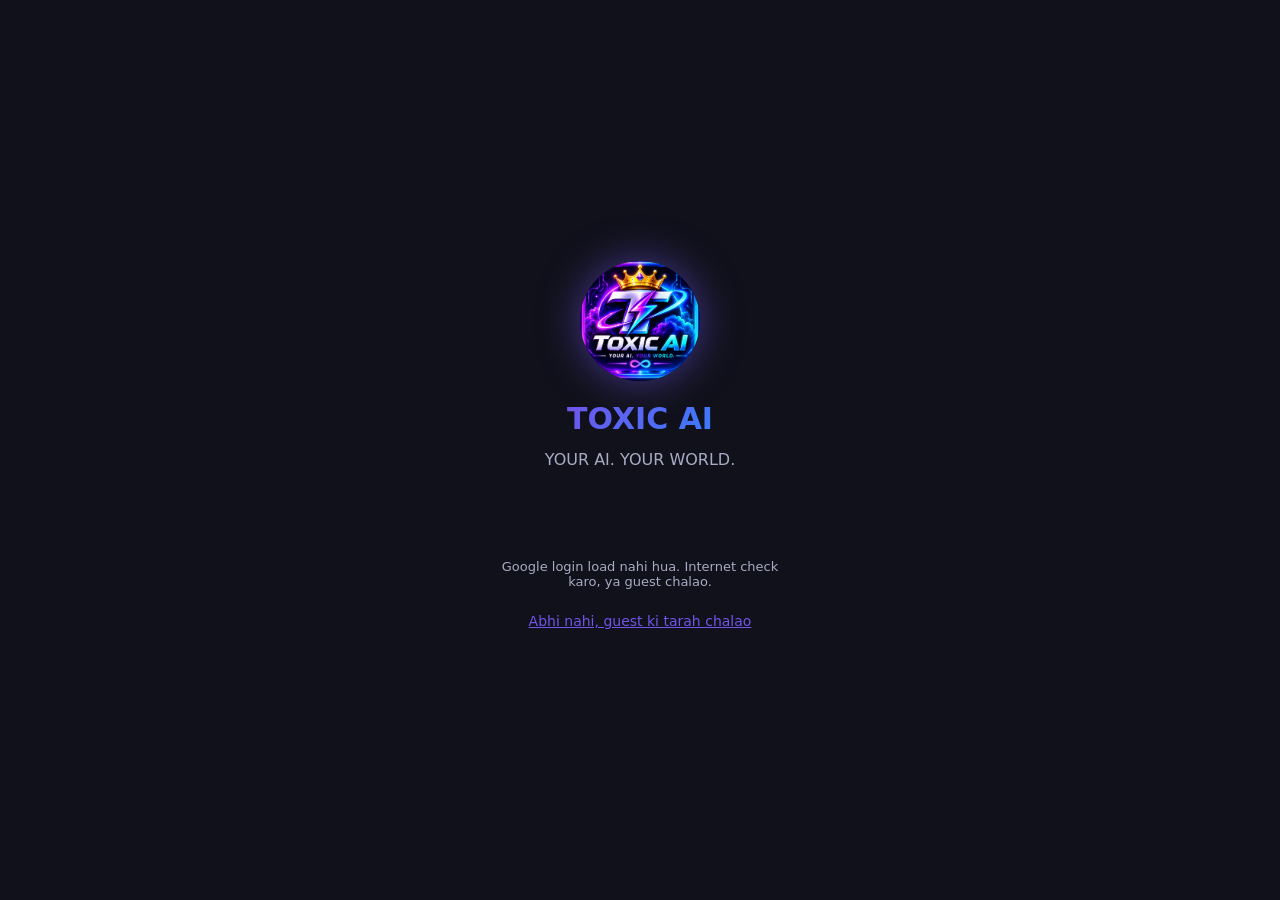
<file: index.html>
<!DOCTYPE html>
<html lang="hi">
<head>
  <meta charset="UTF-8">
  <meta name="viewport" content="width=device-width, initial-scale=1, viewport-fit=cover">
  <meta name="theme-color" content="#10111B">
  <meta name="description" content="One App. Multiple AI Brains. Everything AI in One Place.">
  <title>TOXIC AI</title>
  <link rel="manifest" href="manifest.webmanifest">
  <link rel="icon" href="icon.png" type="image/png">
  <link rel="apple-touch-icon" href="icon.png">
  <link rel="stylesheet" href="style.css">
  <meta name="google-adsense-account" content="ca-pub-3763822963918635">

  <style id="home-v2">
    #screen-home{background:
      radial-gradient(circle 1.6px at 12% 30%,#C7B8FF 70%,transparent 100%),
      radial-gradient(circle 1.4px at 82% 24%,#29D9E8 70%,transparent 100%),
      radial-gradient(circle 1.2px at 92% 48%,#C7B8FF 70%,transparent 100%),
      radial-gradient(circle 1.2px at 6% 64%,#29D9E8 70%,transparent 100%),
      radial-gradient(circle 1.2px at 70% 12%,#C7B8FF 70%,transparent 100%),
      url("data:image/svg+xml,%3Csvg xmlns=%22http://www.w3.org/2000/svg%22 viewBox=%220 0 400 230%22 preserveAspectRatio=%22none%22%3E%3Cdefs%3E%3ClinearGradient id=%22g%22 gradientUnits=%22userSpaceOnUse%22 x1=%220%22 y1=%220%22 x2=%220%22 y2=%22230%22%3E%3Cstop offset=%220%22 stop-color=%22%2329D9E8%22 stop-opacity=%220%22/%3E%3Cstop offset=%221%22 stop-color=%22%2329D9E8%22 stop-opacity=%220.45%22/%3E%3C/linearGradient%3E%3C/defs%3E%3Cg stroke=%22url(%23g)%22 stroke-width=%221%22%3E%3Cline x1=%22200%22 y1=%220%22 x2=%22-300%22 y2=%22230%22/%3E%3Cline x1=%22200%22 y1=%220%22 x2=%22-240%22 y2=%22230%22/%3E%3Cline x1=%22200%22 y1=%220%22 x2=%22-180%22 y2=%22230%22/%3E%3Cline x1=%22200%22 y1=%220%22 x2=%22-120%22 y2=%22230%22/%3E%3Cline x1=%22200%22 y1=%220%22 x2=%22-60%22 y2=%22230%22/%3E%3Cline x1=%22200%22 y1=%220%22 x2=%220%22 y2=%22230%22/%3E%3Cline x1=%22200%22 y1=%220%22 x2=%2260%22 y2=%22230%22/%3E%3Cline x1=%22200%22 y1=%220%22 x2=%22120%22 y2=%22230%22/%3E%3Cline x1=%22200%22 y1=%220%22 x2=%22180%22 y2=%22230%22/%3E%3Cline x1=%22200%22 y1=%220%22 x2=%22240%22 y2=%22230%22/%3E%3Cline x1=%22200%22 y1=%220%22 x2=%22300%22 y2=%22230%22/%3E%3Cline x1=%22200%22 y1=%220%22 x2=%22360%22 y2=%22230%22/%3E%3Cline x1=%22200%22 y1=%220%22 x2=%22420%22 y2=%22230%22/%3E%3Cline x1=%22200%22 y1=%220%22 x2=%22480%22 y2=%22230%22/%3E%3Cline x1=%22200%22 y1=%220%22 x2=%22540%22 y2=%22230%22/%3E%3Cline x1=%22200%22 y1=%220%22 x2=%22600%22 y2=%22230%22/%3E%3Cline x1=%22200%22 y1=%220%22 x2=%22660%22 y2=%22230%22/%3E%3Cline x1=%22-300%22 y1=%2214%22 x2=%22700%22 y2=%2214%22/%3E%3Cline x1=%22-300%22 y1=%2234%22 x2=%22700%22 y2=%2234%22/%3E%3Cline x1=%22-300%22 y1=%2262%22 x2=%22700%22 y2=%2262%22/%3E%3Cline x1=%22-300%22 y1=%22100%22 x2=%22700%22 y2=%22100%22/%3E%3Cline x1=%22-300%22 y1=%22150%22 x2=%22700%22 y2=%22150%22/%3E%3Cline x1=%22-300%22 y1=%22214%22 x2=%22700%22 y2=%22214%22/%3E%3C/g%3E%3C/svg%3E") center bottom/100% 230px no-repeat,
      radial-gradient(ellipse 80% 38% at 50% 0%,rgba(112,85,232,.5),transparent 72%),
      radial-gradient(ellipse 65% 32% at 100% 100%,rgba(57,123,255,.38),transparent 72%),
      radial-gradient(ellipse 38% 26% at 0% 52%,rgba(41,217,232,.16),transparent 72%),
      #07080F}
    #screen-home .topbar{background:transparent;border:0;box-shadow:none;display:flex;align-items:center;gap:12px}
    #screen-home .topbar h2{color:#F7F7FC;font-weight:500;margin:0}
    #screen-home .menu-btn{width:40px;height:40px;border-radius:50%;background:#151626;border:1px solid #2E3050;color:#F7F7FC}
    #screen-home .h-prem{display:flex;align-items:center;gap:6px;margin-left:auto;padding:8px 14px;border-radius:999px;background:#1A1405;border:1px solid #E8B923;color:#F6C945;font:inherit;font-size:14px;font-weight:500;box-shadow:0 0 14px rgba(232,185,35,.28);cursor:pointer}
    #screen-home .hero{display:flex;flex-direction:column;align-items:center;text-align:center;padding:4px 0 0}
    #screen-home .h-logo{width:96px;height:96px;padding:3px;border-radius:50%;background:linear-gradient(135deg,#7055E8,#397BFF,#29D9E8);box-shadow:0 0 28px rgba(112,85,232,.6)}
    #screen-home .h-logo img{display:block;width:100%;height:100%;margin:0;border:0;border-radius:50%;box-shadow:none;object-fit:cover;background:#10111B}
    #screen-home .hero h1{margin:14px 0 0;font-size:30px;font-weight:500;color:#fff;background:none;-webkit-text-fill-color:#fff;text-shadow:0 0 24px rgba(112,85,232,.85)}
    #screen-home .h-line{width:130px;height:3px;border-radius:2px;margin:8px auto 10px;background:linear-gradient(90deg,#7055E8,#29D9E8);box-shadow:0 0 12px rgba(112,85,232,.8)}
    #screen-home .hero p{margin:0;color:#C7B8FF;font-size:15px}
    #screen-home .h-info{margin:18px 0 0;padding:16px;background:rgba(13,14,26,.8);border:1px solid #2E3050;border-radius:18px;text-align:left}
    #screen-home .h-k{font-size:12px;letter-spacing:1.5px;font-weight:500;color:#29D9E8}
    #screen-home .h-t{font-size:20px;font-weight:500;color:#F7F7FC;margin:4px 0 12px}
    #screen-home .h-stats{display:flex}
    #screen-home .h-stats>div{flex:1;text-align:center;border-left:1px solid #2E3050}
    #screen-home .h-stats>div:first-child{border-left:0}
    #screen-home .h-stats b{display:block;font-size:34px;font-weight:500;line-height:1.1}
    #screen-home .h-stats span{display:block;font-size:13px;color:#C7B8FF}
    #screen-home .h-info p{margin:12px 0 0;font-size:14px;line-height:1.5;color:#C7B8FF}
    #screen-home .composer{background:transparent;border:0;box-shadow:none}
    #screen-home .pill{background:#11121F;border:1.5px solid #7055E8;box-shadow:0 0 22px rgba(112,85,232,.38)}
    #screen-home .pill textarea{background:transparent;color:#F7F7FC}
    #screen-home .pill textarea::placeholder{color:#8E90AD}
    #screen-home .pill-btn{color:#F7F7FC}
    #screen-home .send{background:#7055E8;color:#fff}
    #screen-home .h-stats .c1{color:#29D9E8}
    #screen-home .h-stats .c2{color:#C7B8FF}
    #screen-home .h-stats .c3{color:#F6C945}
    html[data-theme="light"] #screen-home{background:
      radial-gradient(circle 1.4px at 12% 30%,rgba(112,85,232,.45) 70%,transparent 100%),
      radial-gradient(circle 1.2px at 82% 24%,rgba(11,143,160,.45) 70%,transparent 100%),
      radial-gradient(circle 1.2px at 92% 48%,rgba(112,85,232,.4) 70%,transparent 100%),
      url("data:image/svg+xml,%3Csvg xmlns=%22http://www.w3.org/2000/svg%22 viewBox=%220 0 400 230%22 preserveAspectRatio=%22none%22%3E%3Cdefs%3E%3ClinearGradient id=%22g%22 gradientUnits=%22userSpaceOnUse%22 x1=%220%22 y1=%220%22 x2=%220%22 y2=%22230%22%3E%3Cstop offset=%220%22 stop-color=%22%230B8FA0%22 stop-opacity=%220%22/%3E%3Cstop offset=%221%22 stop-color=%22%230B8FA0%22 stop-opacity=%220.38%22/%3E%3C/linearGradient%3E%3C/defs%3E%3Cg stroke=%22url(%23g)%22 stroke-width=%221%22%3E%3Cline x1=%22200%22 y1=%220%22 x2=%22-300%22 y2=%22230%22/%3E%3Cline x1=%22200%22 y1=%220%22 x2=%22-240%22 y2=%22230%22/%3E%3Cline x1=%22200%22 y1=%220%22 x2=%22-180%22 y2=%22230%22/%3E%3Cline x1=%22200%22 y1=%220%22 x2=%22-120%22 y2=%22230%22/%3E%3Cline x1=%22200%22 y1=%220%22 x2=%22-60%22 y2=%22230%22/%3E%3Cline x1=%22200%22 y1=%220%22 x2=%220%22 y2=%22230%22/%3E%3Cline x1=%22200%22 y1=%220%22 x2=%2260%22 y2=%22230%22/%3E%3Cline x1=%22200%22 y1=%220%22 x2=%22120%22 y2=%22230%22/%3E%3Cline x1=%22200%22 y1=%220%22 x2=%22180%22 y2=%22230%22/%3E%3Cline x1=%22200%22 y1=%220%22 x2=%22240%22 y2=%22230%22/%3E%3Cline x1=%22200%22 y1=%220%22 x2=%22300%22 y2=%22230%22/%3E%3Cline x1=%22200%22 y1=%220%22 x2=%22360%22 y2=%22230%22/%3E%3Cline x1=%22200%22 y1=%220%22 x2=%22420%22 y2=%22230%22/%3E%3Cline x1=%22200%22 y1=%220%22 x2=%22480%22 y2=%22230%22/%3E%3Cline x1=%22200%22 y1=%220%22 x2=%22540%22 y2=%22230%22/%3E%3Cline x1=%22200%22 y1=%220%22 x2=%22600%22 y2=%22230%22/%3E%3Cline x1=%22200%22 y1=%220%22 x2=%22660%22 y2=%22230%22/%3E%3Cline x1=%22-300%22 y1=%2214%22 x2=%22700%22 y2=%2214%22/%3E%3Cline x1=%22-300%22 y1=%2234%22 x2=%22700%22 y2=%2234%22/%3E%3Cline x1=%22-300%22 y1=%2262%22 x2=%22700%22 y2=%2262%22/%3E%3Cline x1=%22-300%22 y1=%22100%22 x2=%22700%22 y2=%22100%22/%3E%3Cline x1=%22-300%22 y1=%22150%22 x2=%22700%22 y2=%22150%22/%3E%3Cline x1=%22-300%22 y1=%22214%22 x2=%22700%22 y2=%22214%22/%3E%3C/g%3E%3C/svg%3E") center bottom/100% 230px no-repeat,
      radial-gradient(ellipse 80% 38% at 50% 0%,rgba(112,85,232,.16),transparent 72%),
      radial-gradient(ellipse 65% 32% at 100% 100%,rgba(57,123,255,.12),transparent 72%),
      radial-gradient(ellipse 38% 26% at 0% 52%,rgba(41,217,232,.10),transparent 72%),
      #F7F7FC}
    html[data-theme="light"] #screen-home .topbar h2{color:#10111B}
    html[data-theme="light"] #screen-home .menu-btn{background:#FFFFFF;border-color:#DCDCEE;color:#10111B}
    html[data-theme="light"] #screen-home .h-prem{background:#FFF6D6;border-color:#E8B923;color:#8A6500;box-shadow:0 0 12px rgba(232,185,35,.25)}
    html[data-theme="light"] #screen-home .h-logo{box-shadow:0 0 24px rgba(112,85,232,.35)}
    html[data-theme="light"] #screen-home .hero h1{color:#10111B;-webkit-text-fill-color:#10111B;text-shadow:0 0 18px rgba(112,85,232,.25)}
    html[data-theme="light"] #screen-home .h-line{box-shadow:0 0 10px rgba(112,85,232,.35)}
    html[data-theme="light"] #screen-home .hero p{color:#5A44C4}
    html[data-theme="light"] #screen-home .h-info{background:#FFFFFF;border-color:#DCDCEE}
    html[data-theme="light"] #screen-home .h-k{color:#0B8FA0}
    html[data-theme="light"] #screen-home .h-t{color:#10111B}
    html[data-theme="light"] #screen-home .h-stats>div{border-left-color:#DCDCEE}
    html[data-theme="light"] #screen-home .h-stats>div:first-child{border-left:0}
    html[data-theme="light"] #screen-home .h-stats span,html[data-theme="light"] #screen-home .h-info p{color:#5C5E7A}
    html[data-theme="light"] #screen-home .h-stats .c1{color:#0B8FA0}
    html[data-theme="light"] #screen-home .h-stats .c2{color:#7055E8}
    html[data-theme="light"] #screen-home .h-stats .c3{color:#B07A00}
    html[data-theme="light"] #screen-home .pill{background:#FFFFFF;box-shadow:0 0 18px rgba(112,85,232,.22)}
    html[data-theme="light"] #screen-home .pill textarea{color:#10111B}
    html[data-theme="light"] #screen-home .pill textarea::placeholder{color:#7B7D98}
    html[data-theme="light"] #screen-home .pill-btn{color:#10111B}
    html[data-theme="light"] #screen-home .pill button:not(.send){color:#10111B}
  </style>
</head>
<body>

<div id="splash">
  <img src="icon.png" alt="TOXIC AI logo">
  <div class="hero"><h1>TOXIC AI</h1><p>YOUR AI. YOUR WORLD.</p></div>
</div>

<div id="scrim"></div>

<aside id="drawer" aria-label="Menu">
  <div class="d-head">
    <img src="icon.png" alt="TOXIC AI logo">
    <b>TOXIC AI</b>
  </div>
  <input class="input" id="chatSearch" type="search" placeholder="Search Chats" aria-label="Search Chats">
  <div class="d-nav">
    <button class="nav-btn active" data-go="home"><span class="ico" data-icon="home"></span>Home</button>
    <button class="nav-btn" data-go="tools"><span class="ico" data-icon="tools"></span>Tools</button>
    <button class="nav-btn" data-go="mode"><span class="ico" data-icon="sliders"></span>AI Mode</button>
  </div>
  <div class="section-title">Chats</div>
  <div class="d-chats" id="chatList"></div>
  <div class="d-foot">
    <button class="btn btn-primary" id="newChatBtn"><span class="ico" data-icon="plus" data-size="20"></span>New Chat</button>
    <button class="icon-btn nav-btn" data-go="settings" aria-label="Settings"><svg width="22" height="22" viewBox="0 0 24 24" fill="none" stroke="currentColor" stroke-width="2" stroke-linecap="round" stroke-linejoin="round" aria-hidden="true"><path d="M12.22 2h-.44a2 2 0 0 0-2 2v.18a2 2 0 0 1-1 1.73l-.43.25a2 2 0 0 1-2 0l-.15-.08a2 2 0 0 0-2.73.73l-.22.38a2 2 0 0 0 .73 2.73l.15.1a2 2 0 0 1 1 1.72v.51a2 2 0 0 1-1 1.74l-.15.09a2 2 0 0 0-.73 2.73l.22.38a2 2 0 0 0 2.73.73l.15-.08a2 2 0 0 1 2 0l.43.25a2 2 0 0 1 1 1.73V20a2 2 0 0 0 2 2h.44a2 2 0 0 0 2-2v-.18a2 2 0 0 1 1-1.73l.43-.25a2 2 0 0 1 2 0l.15.08a2 2 0 0 0 2.73-.73l.22-.39a2 2 0 0 0-.73-2.73l-.15-.08a2 2 0 0 1-1-1.74v-.5a2 2 0 0 1 1-1.74l.15-.09a2 2 0 0 0 .73-2.73l-.22-.38a2 2 0 0 0-2.73-.73l-.15.08a2 2 0 0 1-2 0l-.43-.25a2 2 0 0 1-1-1.73V4a2 2 0 0 0-2-2z"/><circle cx="12" cy="12" r="3"/></svg></button>
  </div>
</aside>

<div id="app">

  <section id="screen-home" class="screen active">
    <div class="topbar">
      <button class="icon-btn menu-btn" data-icon="menu" aria-label="Menu kholo"></button>
      <h2>TOXIC AI</h2>
      <button class="h-prem" id="hPrem" type="button" aria-label="Premium kholo"><svg width="18" height="18" viewBox="0 0 24 24" fill="none" stroke="currentColor" stroke-width="2" stroke-linecap="round" stroke-linejoin="round" aria-hidden="true"><path d="M11.562 3.266a.5.5 0 0 1 .876 0L15.39 8.87a1 1 0 0 0 1.516.294L21.183 5.5a.5.5 0 0 1 .798.519l-2.834 10.246a1 1 0 0 1-.956.734H5.81a1 1 0 0 1-.957-.734L2.02 6.02a.5.5 0 0 1 .798-.519l4.276 3.664a1 1 0 0 0 1.516-.294z"/><path d="M5.5 21h13"/></svg><span>Premium</span></button>
    </div>
    <div class="body">
      <div class="hero">
        <div class="h-logo"><img src="icon.png" alt="TOXIC AI"></div>
        <h1>Namaste!</h1>
        <div class="h-line"></div>
        <p>Aaj main aapki kya madad karun?</p>
      </div>
      <!-- NOTE: ginti (8 / 70 / 20) badle to yahan aur app.js ke ABOUT mein haath se badalna -->
      <div class="h-info">
        <div class="h-k">TOXIC AI KYA KARTA HAI?</div>
        <div class="h-t">Ek app. Kai AI dimaag.</div>
        <div class="h-stats">
          <div><b class="c1">8</b><span>AI Mode</span></div>
          <div><b class="c2">70</b><span>Studio tool</span></div>
          <div><b class="c3">20</b><span>Premium tool</span></div>
        </div>
        <p>Chat, photo, PDF, bill aur resume, sab ek jagah. Aapki chats sirf aapke phone mein rehti hain.</p>
      </div>
    </div>
    <div class="composer">
      <div class="img-strip" hidden></div>
      <div class="pill">
        <button class="pill-btn plus-btn" type="button" data-icon="plus" aria-label="Tools kholo"></button>
        <textarea id="homeInput" rows="1" placeholder="Apna sawal likho..."></textarea>
        <button class="send" id="homeSend" type="button" data-icon="send" data-size="20" aria-label="Bhejo"></button>
      </div>
    </div>
  </section>

  <section id="screen-tools" class="screen">
    <div class="topbar">
      <button class="icon-btn menu-btn" data-icon="menu" aria-label="Menu kholo"></button>
      <h2>Premium Section</h2>
    </div>
    <div class="body">
    </div>
  </section>

  <section id="screen-mode" class="screen">
    <div class="topbar">
      <button class="icon-btn menu-btn" data-icon="menu" aria-label="Menu kholo"></button>
      <h2>AI Mode</h2>
    </div>
    <div class="body">
      <div class="card">
        <b>AI Mode chuno</b>
        <p style="color:var(--muted);font-size:13px;margin:6px 0 10px">Naya chat isi mode mein shuru hoga.</p>
        <select class="select" id="modeSelect" aria-label="AI Mode"></select>
      </div>
    </div>
  </section>

  <section id="screen-settings" class="screen">
    <div class="topbar">
      <button class="icon-btn menu-btn" data-icon="menu" aria-label="Menu kholo"></button>
      <h2>Settings</h2>
    </div>
    <div class="body">
      <div class="card">
        <div class="row">
          <div><b>Light theme</b><div class="sub" style="color:var(--muted);font-size:13px">Dark aur Light mode badlo</div></div>
          <div class="toggle" id="themeToggle" role="switch" aria-checked="false" tabindex="0"></div>
        </div>
      </div>
      <div class="card">
        <b>Custom Instructions</b>
        <p style="color:var(--muted);font-size:13px;margin:6px 0 10px">AI ko batao ki aap kaise jawab chahte ho. Ye har chat mein use hoga.</p>
        <textarea class="input" id="customInstr" rows="4" placeholder="Jaise: Hamesha simple Hinglish mein jawab do"></textarea>
        <button class="btn btn-block" id="saveInstr" style="margin-top:10px">Save karo</button>
      </div>
      <div class="card">
        <b>Privacy</b>
        <p style="color:var(--muted);font-size:13px;margin:6px 0 10px">Aapki chats sirf aapke phone mein save hoti hain. Jab aap AI se sawal poochte ho, tabhi aapka message AI provider ko jata hai.</p>
        <button class="btn btn-block" id="clearAll">Saari chats delete karo</button>
      </div>
      <div class="card">
        <b>TOXIC AI</b>
        <p style="color:var(--muted);font-size:13px;margin:6px 0 0">YOUR AI. YOUR WORLD.<br>One App. Multiple AI Brains. Everything AI in One Place.</p>
      </div>
    </div>
  </section>

  <section id="screen-chat" class="screen">
    <div class="topbar">
      <button class="icon-btn menu-btn" data-icon="menu" aria-label="Menu kholo"></button>
      <h2 id="chatTitle">New Chat</h2>
    </div>
    <div class="chat" id="chatBox"></div>
    <div class="composer">
      <div class="img-strip" hidden></div>
      <div class="pill">
        <button class="pill-btn plus-btn" type="button" data-icon="plus" aria-label="Tools kholo"></button>
        <textarea id="msgInput" rows="1" placeholder="Apna sawal likho..."></textarea>
        <button class="send" id="sendBtn" type="button" data-icon="send" data-size="20" aria-label="Bhejo"></button>
      </div>
    </div>
  </section>

</div>

<div id="sheetScrim"></div>
<div id="sheet" role="dialog" aria-label="Add to chat">
  <div class="sheet-grip"></div>
  <div class="sheet-head">
    <button class="icon-btn sheet-x" id="sheetClose" type="button" aria-label="Band karo"><svg viewBox="0 0 24 24" width="22" height="22" fill="none" stroke="currentColor" stroke-width="1.8" stroke-linecap="round" stroke-linejoin="round" aria-hidden="true"><path d="M6 6l12 12"/><path d="M18 6L6 18"/></svg></button>
    <b>Add to chat</b>
  </div>
  <div class="sheet-tiles">
    <button class="sheet-tile" id="sheetCamera" type="button"><span class="sheet-ico"><svg viewBox="0 0 24 24" width="26" height="26" fill="none" stroke="currentColor" stroke-width="1.8" stroke-linecap="round" stroke-linejoin="round" aria-hidden="true"><path d="M4 8h3l2-3h6l2 3h3a1 1 0 0 1 1 1v9a1 1 0 0 1-1 1H4a1 1 0 0 1-1-1V9a1 1 0 0 1 1-1z"/><circle cx="12" cy="13" r="3.5"/></svg></span>Camera</button>
    <button class="sheet-tile" id="sheetPhotos" type="button"><span class="sheet-ico"><svg viewBox="0 0 24 24" width="26" height="26" fill="none" stroke="currentColor" stroke-width="1.8" stroke-linecap="round" stroke-linejoin="round" aria-hidden="true"><rect x="4" y="4" width="16" height="16" rx="2"/><circle cx="9" cy="9" r="1.5"/><path d="M20 15l-4.5-4.5L6 20"/></svg></span>Photos</button>
    <button class="sheet-tile" id="sheetFiles" type="button"><span class="sheet-ico"><svg viewBox="0 0 24 24" width="26" height="26" fill="none" stroke="currentColor" stroke-width="1.8" stroke-linecap="round" stroke-linejoin="round" aria-hidden="true"><path d="M14 3H7a2 2 0 0 0-2 2v14a2 2 0 0 0 2 2h10a2 2 0 0 0 2-2V8z"/><path d="M14 3v5h5"/><path d="M12 17v-5"/><path d="M9.5 14.5L12 12l2.5 2.5"/></svg></span>Files</button>
  </div>
  <button class="sheet-row" id="sheetTools" type="button"><span class="sheet-ico" data-icon="tools" data-size="22"></span><span class="grow">Tools</span><svg viewBox="0 0 24 24" width="20" height="20" fill="none" stroke="currentColor" stroke-width="1.8" stroke-linecap="round" stroke-linejoin="round" aria-hidden="true"><path d="M9 6l6 6-6 6"/></svg></button>
  <button class="sheet-row" id="sheetMode" type="button"><span class="sheet-ico" data-icon="sliders" data-size="22"></span><span class="grow">AI Mode</span><svg viewBox="0 0 24 24" width="20" height="20" fill="none" stroke="currentColor" stroke-width="1.8" stroke-linecap="round" stroke-linejoin="round" aria-hidden="true"><path d="M9 6l6 6-6 6"/></svg></button>
  <p class="sheet-note">Photo bhejne par wo AI provider ke server tak jati hai.</p>
</div>
<input type="file" id="camInput" hidden accept="image/*" capture="environment">
<input type="file" id="imgInput" hidden accept="image/*" multiple>
<input type="file" id="fileInput" hidden accept=".txt,.md,.csv,.json,.js,.html,.css,.py,.java,.c,.cpp,.xml,.log,.sql,text/*">

<div class="toast" id="toast" hidden></div>
<script>
(function () {
  var MAX_IMG = 3;
  var pending = [];
  var last = null;
  var sheet = document.getElementById("sheet");
  var scrim = document.getElementById("sheetScrim");
  var fi = document.getElementById("fileInput");
  var cam = document.getElementById("camInput");
  var pic = document.getElementById("imgInput");

  function openSheet() { sheet.classList.add("open"); scrim.classList.add("open"); }
  function closeSheet() { sheet.classList.remove("open"); scrim.classList.remove("open"); }

  function renderStrips() {
    document.querySelectorAll(".img-strip").forEach(function (strip) {
      strip.textContent = "";
      strip.hidden = pending.length === 0;
      pending.forEach(function (im, idx) {
        var chip = document.createElement("div");
        chip.className = "img-chip";
        var t = document.createElement("img");
        t.src = im.url;
        t.alt = "Photo";
        var x = document.createElement("button");
        x.type = "button";
        x.textContent = "\u00d7";
        x.setAttribute("aria-label", "Photo hatao");
        x.onclick = function () { pending.splice(idx, 1); renderStrips(); };
        chip.appendChild(t);
        chip.appendChild(x);
        strip.appendChild(chip);
      });
    });
  }

  function shrink(file) {
    return new Promise(function (res, rej) {
      var url = URL.createObjectURL(file);
      var im = new Image();
      im.onload = function () {
        var sc = Math.min(1, 1280 / Math.max(im.width, im.height));
        var c = document.createElement("canvas");
        c.width = Math.max(1, Math.round(im.width * sc));
        c.height = Math.max(1, Math.round(im.height * sc));
        c.getContext("2d").drawImage(im, 0, 0, c.width, c.height);
        var d = c.toDataURL("image/jpeg", 0.8);
        URL.revokeObjectURL(url);
        res({ mime: "image/jpeg", data: d.split(",")[1], url: d });
      };
      im.onerror = function () { URL.revokeObjectURL(url); rej(new Error("bad image")); };
      im.src = url;
    });
  }

  function addImages(list) {
    var files = Array.prototype.slice.call(list || []);
    if (!files.length) return;
    var room = MAX_IMG - pending.length;
    if (room <= 0) { toast("Zyada se zyada 3 photo jod sakte ho"); return; }
    Promise.all(files.slice(0, room).map(shrink)).then(function (arr) {
      var skipped = false;
      arr.forEach(function (a) {
        if (a.data.length > 1500000) skipped = true;
        else pending.push(a);
      });
      renderStrips();
      toast(skipped ? "Ek photo bahut badi thi, nahi judi" : "Photo jud gayi. Ab sawal likho aur bhejo.");
    }).catch(function () { toast("Photo khol nahi paya"); });
  }

  document.addEventListener("click", function (e) {
    var t = e.target;
    if (!t || !t.closest) return;
    if (t.closest(".plus-btn")) {
      e.preventDefault();
      e.stopPropagation();
      openSheet();
      return;
    }
    var sb = t.closest("#sendBtn, #homeSend");
    if (sb && pending.length) {
      var box = document.getElementById(sb.id === "sendBtn" ? "msgInput" : "homeInput");
      if (box && !box.value.trim()) box.value = "Is photo mein kya hai? Samjhao.";
    }
  }, true);

  var realFetch = window.fetch;
  window.fetch = function (input, init) {
    try {
      var u = typeof input === "string" ? input : (input && input.url) || "";
      if (u.indexOf("toxic-ai-api") !== -1 && /\/chat$/.test(u) && init && typeof init.body === "string") {
        var b = JSON.parse(init.body);
        var m = b.messages || [];
        var lm = m[m.length - 1];
        var imgs = null;
        if (lm && pending.length) {
          imgs = pending.slice();
          last = { text: lm.content, count: m.length, first: m[0].content, images: imgs };
          pending = [];
          renderStrips();
        } else if (lm && last && lm.role === "user" && lm.content === last.text && m.length === last.count && m[0].content === last.first) {
          imgs = last.images;
        }
        if (imgs) {
          b.images = imgs.map(function (i) { return { mime: i.mime, data: i.data }; });
          init = Object.assign({}, init, { body: JSON.stringify(b) });
        }
      }
    } catch (err) {}
    return realFetch.call(this, input, init);
  };

  scrim.onclick = closeSheet;
  document.getElementById("sheetClose").onclick = closeSheet;
  document.getElementById("sheetTools").onclick = function () { closeSheet(); show("tools"); };
  document.getElementById("sheetMode").onclick = function () { closeSheet(); show("mode"); };
  document.getElementById("sheetCamera").onclick = function () { closeSheet(); cam.click(); };
  document.getElementById("sheetPhotos").onclick = function () { closeSheet(); pic.click(); };
  document.getElementById("sheetFiles").onclick = function () { closeSheet(); fi.click(); };
  cam.onchange = function () { addImages(cam.files); cam.value = ""; };
  pic.onchange = function () { addImages(pic.files); pic.value = ""; };

  fi.onchange = function () {
    var f = fi.files && fi.files[0];
    fi.value = "";
    if (!f) return;
    if (f.size > 1000000) { toast("File bahut badi hai (max 1 MB)"); return; }
    var r = new FileReader();
    r.onerror = function () { toast("File padh nahi paya"); };
    r.onload = function () {
      var txt = String(r.result || "");
      if (txt.indexOf("\u0000") !== -1) { toast("Ye text file nahi hai"); return; }
      var onChat = document.getElementById("screen-chat").classList.contains("active");
      var box = document.getElementById(onChat ? "msgInput" : "homeInput");
      var base = box.value.trim() ? box.value.trim() + "\n" : "";
      var full = base + "[File: " + f.name + "]\n" + txt;
      var cut = full.length > 4000;
      if (cut) full = full.slice(0, 4000);
      box.value = full;
      autosize(box);
      box.focus();
      toast(cut ? "File ka pehla hissa joda (max 4000 akshar)" : "File jud gayi");
    };
    r.readAsText(f);
  };
})();
</script>
<script>
(function () {
  try {
    var b = document.getElementById("hPrem");
    if (b) b.addEventListener("click", function () { if (typeof show === "function") show("tools"); });
  } catch (e) { console.error(e); }
})();
</script>
<script src="app.js" defer></script>
<script src="studio.js" defer></script>
<script src="auth.js" defer></script>
<script src="settings.js" defer></script>
<script src="icons.js" defer></script>
<script src="toxiclib.js" defer></script>
<script src="toolsA.js" defer></script>
<script src="toolsB.js" defer></script>
<script src="toolsC.js" defer></script>
<script src="toolsD.js" defer></script>
<script src="premium.js" defer></script>
<script src="profile.js" defer></script>
</body>
</html>
</file>
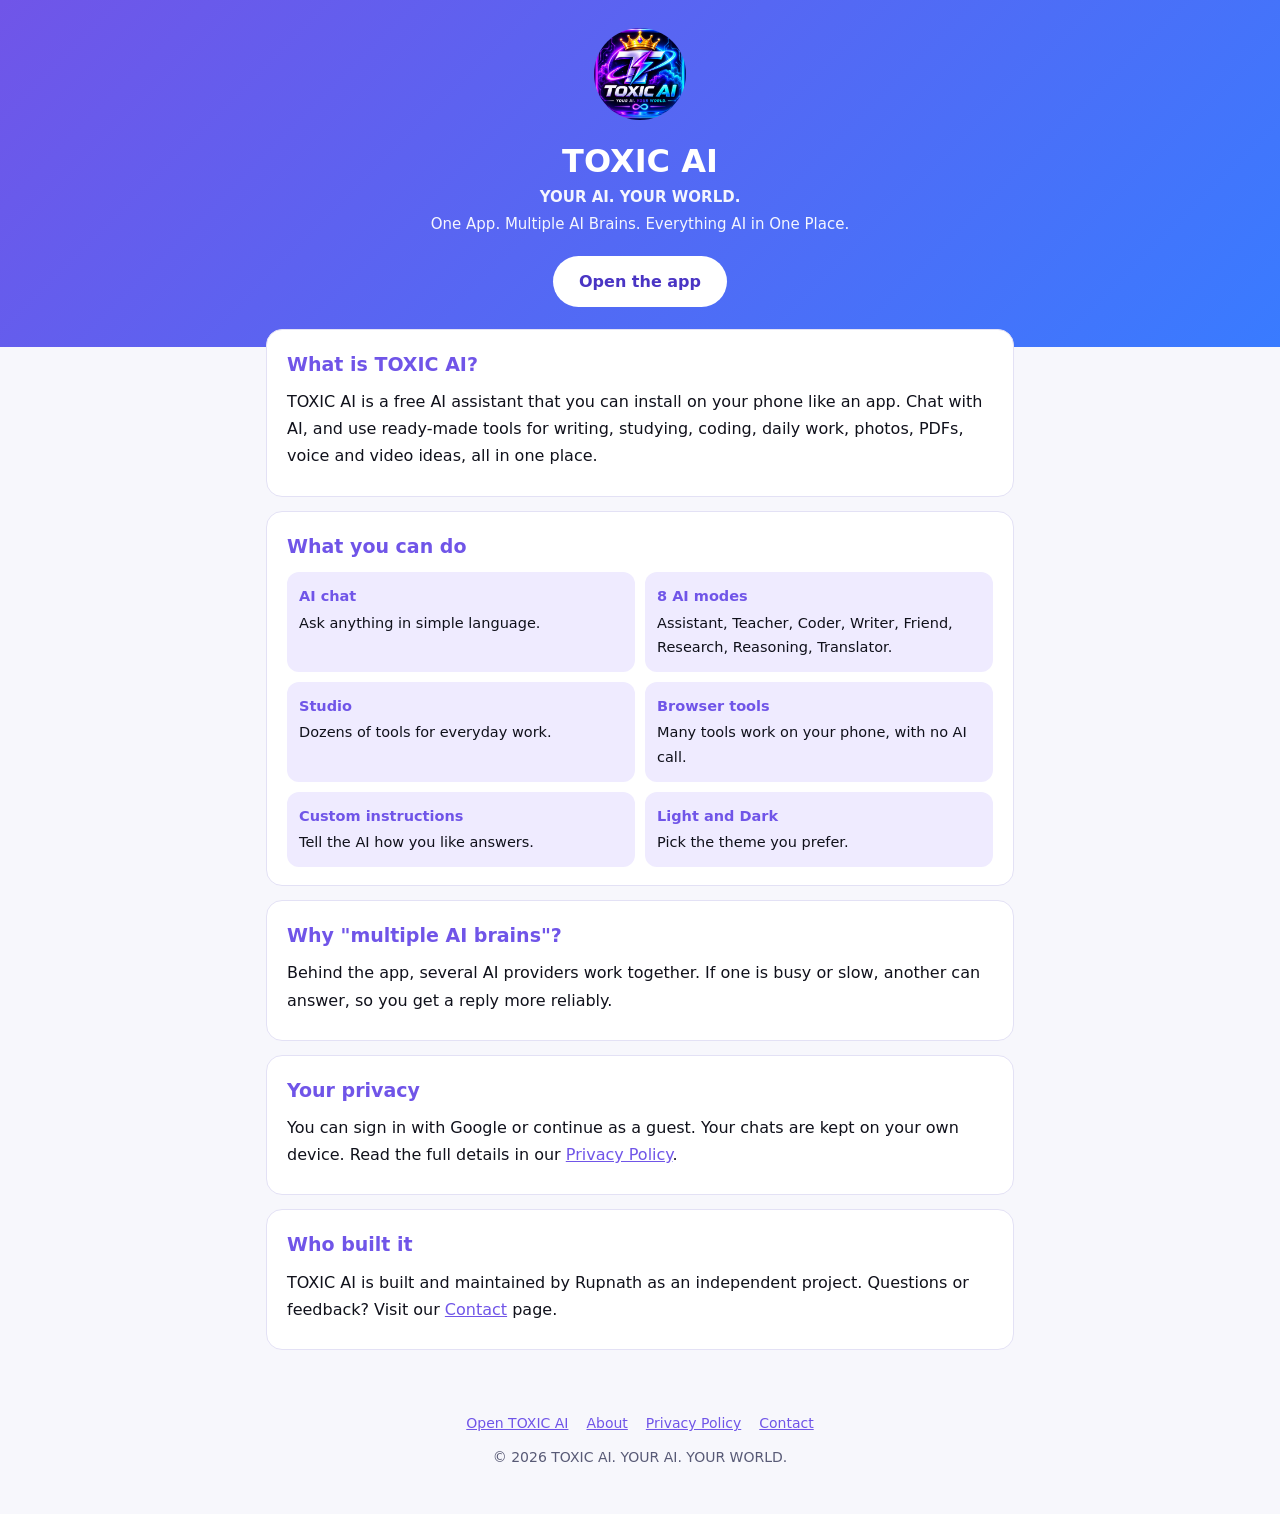
<file: about.html>
<!DOCTYPE html>
<html lang="en">
<head>
<meta charset="utf-8">
<meta name="viewport" content="width=device-width, initial-scale=1">
<title>About | TOXIC AI</title>
<meta name="description" content="TOXIC AI is a free AI assistant app: one app, multiple AI brains, everything AI in one place.">
<link rel="icon" href="icon.png">
<style>
:root{--bg:#F7F7FC;--card:#FFFFFF;--text:#10111B;--muted:#585a76;--accent:#7055E8;--line:#E3E1F5;--chip:#EFEBFF}
@media (prefers-color-scheme:dark){:root{--bg:#10111B;--card:#181A2A;--text:#F7F7FC;--muted:#AEB0CB;--accent:#C7B8FF;--line:#2A2D45;--chip:#23253B}}
*{box-sizing:border-box}
body{margin:0;background:var(--bg);color:var(--text);font-family:system-ui,-apple-system,"Segoe UI",Roboto,sans-serif;line-height:1.7;-webkit-text-size-adjust:100%}
header{background:linear-gradient(135deg,#7055E8 0%,#397BFF 100%);color:#fff;padding:28px 16px 40px;text-align:center}
.in{max-width:780px;margin:0 auto}
header img{width:92px;height:92px;border-radius:50%;background:#10111B}
header h1{font-size:32px;line-height:1.2;margin:14px 0 4px}
header p{margin:2px 0;opacity:.94;font-size:15px}
.btn{display:inline-block;margin-top:16px;padding:12px 26px;border-radius:999px;background:#fff;color:#4a35c4;text-decoration:none;font-weight:600}
main{max-width:780px;margin:-18px auto 0;padding:0 16px 40px}
.box{background:var(--card);border:1px solid var(--line);border-radius:16px;padding:18px 20px;margin-bottom:14px}
.box h2{font-size:19px;margin:0 0 8px;color:var(--accent)}
.box p,.box li{font-size:16px;margin:8px 0}
.box ul{padding-left:22px;margin:8px 0}
.grid{display:grid;grid-template-columns:repeat(2,minmax(0,1fr));gap:10px;margin-top:10px}
.pill{background:var(--chip);border-radius:12px;padding:12px;font-size:14.5px}
.pill b{display:block;color:var(--accent);margin-bottom:2px}
a{color:var(--accent)}
footer{max-width:780px;margin:0 auto;padding:8px 16px 44px;text-align:center;color:var(--muted);font-size:14px}
footer nav{display:flex;flex-wrap:wrap;gap:6px 18px;justify-content:center;margin-bottom:10px}
</style>
</head>
<body>
<header>
  <div class="in">
    <img src="icon.png" alt="TOXIC AI logo">
    <h1>TOXIC AI</h1>
    <p><b>YOUR AI. YOUR WORLD.</b></p>
    <p>One App. Multiple AI Brains. Everything AI in One Place.</p>
    <a class="btn" href="./">Open the app</a>
  </div>
</header>

<main>
  <div class="box">
    <h2>What is TOXIC AI?</h2>
    <p>TOXIC AI is a free AI assistant that you can install on your phone like an app. Chat with AI, and use ready-made tools for writing, studying, coding, daily work, photos, PDFs, voice and video ideas, all in one place.</p>
  </div>

  <div class="box">
    <h2>What you can do</h2>
    <div class="grid">
      <div class="pill"><b>AI chat</b>Ask anything in simple language.</div>
      <div class="pill"><b>8 AI modes</b>Assistant, Teacher, Coder, Writer, Friend, Research, Reasoning, Translator.</div>
      <div class="pill"><b>Studio</b>Dozens of tools for everyday work.</div>
      <div class="pill"><b>Browser tools</b>Many tools work on your phone, with no AI call.</div>
      <div class="pill"><b>Custom instructions</b>Tell the AI how you like answers.</div>
      <div class="pill"><b>Light and Dark</b>Pick the theme you prefer.</div>
    </div>
  </div>

  <div class="box">
    <h2>Why "multiple AI brains"?</h2>
    <p>Behind the app, several AI providers work together. If one is busy or slow, another can answer, so you get a reply more reliably.</p>
  </div>

  <div class="box">
    <h2>Your privacy</h2>
    <p>You can sign in with Google or continue as a guest. Your chats are kept on your own device. Read the full details in our <a href="privacy.html">Privacy Policy</a>.</p>
  </div>

  <div class="box">
    <h2>Who built it</h2>
    <p>TOXIC AI is built and maintained by Rupnath as an independent project. Questions or feedback? Visit our <a href="contact.html">Contact</a> page.</p>
  </div>
</main>

<footer>
  <nav>
    <a href="./">Open TOXIC AI</a>
    <a href="about.html">About</a>
    <a href="privacy.html">Privacy Policy</a>
    <a href="contact.html">Contact</a>
  </nav>
  <div>&copy; 2026 TOXIC AI. YOUR AI. YOUR WORLD.</div>
</footer>
</body>
</html>
</file>
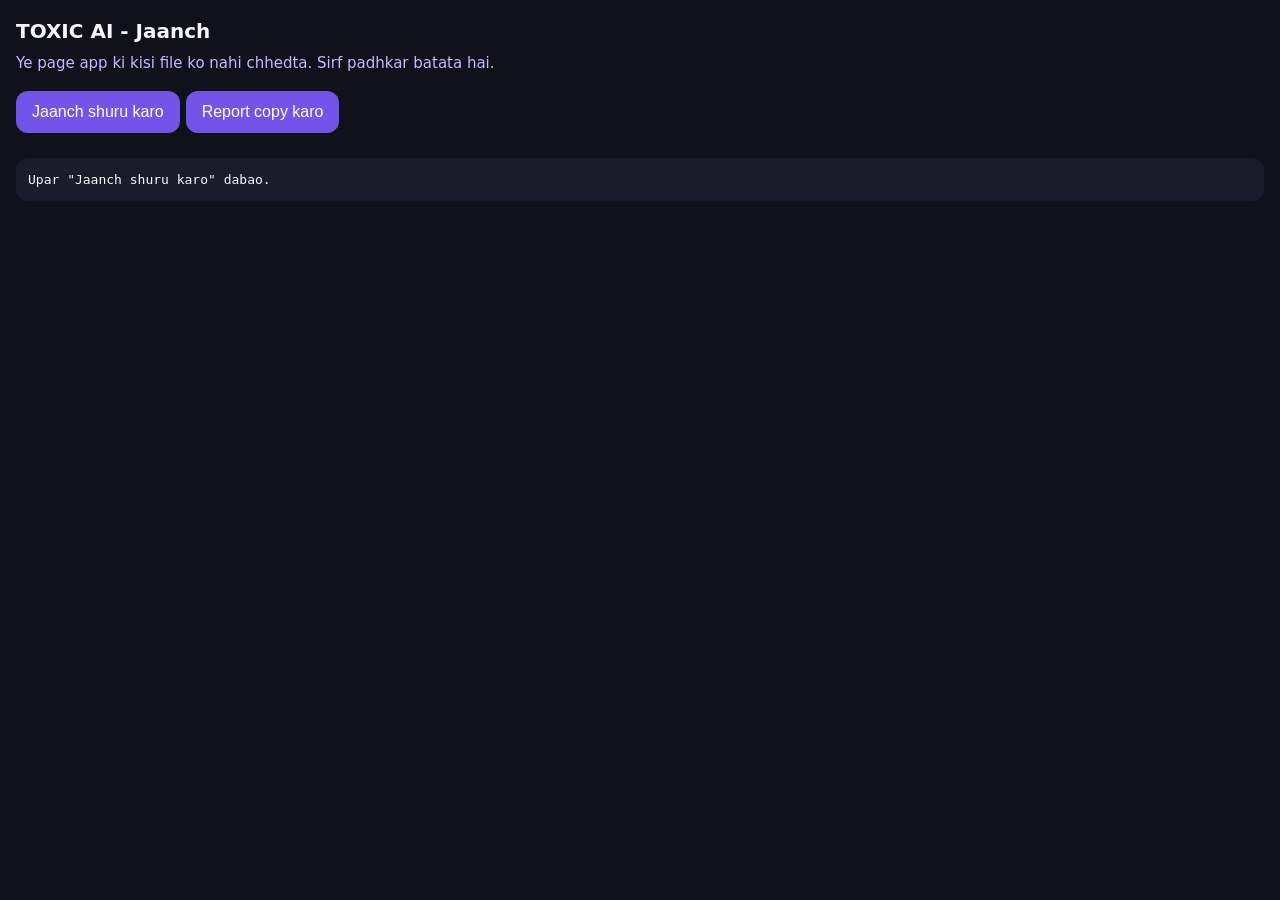
<file: check.html>
<!DOCTYPE html>
<html lang="hi">
<head>
<meta charset="UTF-8">
<meta name="viewport" content="width=device-width, initial-scale=1">
<title>TOXIC AI - Jaanch</title>
<style>
body{margin:0;padding:16px;background:#10111B;color:#F7F7FC;font:15px/1.5 system-ui,sans-serif}
h1{font-size:20px;margin:0 0 6px}
p{color:#C7B8FF;margin:0 0 12px}
button{background:#7055E8;color:#fff;border:0;border-radius:12px;padding:12px 16px;font-size:16px;margin:4px 6px 12px 0}
pre{white-space:pre-wrap;word-break:break-word;background:#1b1c2b;border-radius:12px;padding:12px;font-size:13px}
.ok{color:#29D9E8}.bad{color:#ff6b6b;font-weight:700}.hd{color:#C7B8FF;font-weight:700}
</style>
</head>
<body>
<h1>TOXIC AI - Jaanch</h1>
<p>Ye page app ki kisi file ko nahi chhedta. Sirf padhkar batata hai.</p>
<button id="go">Jaanch shuru karo</button><button id="cp">Report copy karo</button>
<pre id="out">Upar "Jaanch shuru karo" dabao.</pre>
<script>
(function () {
  var out = document.getElementById("out"), lines = [];
  function add(t, c) { lines.push(t); var s = document.createElement("div"); s.className = c || ""; s.textContent = t; if (lines.length === 1) out.textContent = ""; out.appendChild(s); }
  var FILES = ["app.js","studio.js","auth.js","settings.js","icons.js","toxiclib.js","toolsA.js","toolsB.js","premium.js","service-worker.js"];
  var IDS = ["logo","poster","vcard","collage","watermark","invoice","resume","pdfmaster","scanner","quote","compress","qrpro","planner","hinditype","password","website","invite","textfmt","notespro"];
  var base = location.href.replace(/[^\/]*([?#].*)?$/, "");
  function kb(n) { return (n / 1024).toFixed(1) + " KB"; }

  function checkFiles() {
    add("1) FILEN (download + syntax)", "hd");
    return FILES.reduce(function (p, f) {
      return p.then(function () {
        return fetch(base + f + "?c=" + Date.now(), { cache: "no-store" }).then(function (r) {
          if (!r.ok) { add(f + ": NAHI MILI (HTTP " + r.status + ")", "bad"); return; }
          return r.text().then(function (t) {
            try { new Function(t); add(f + ": OK, " + kb(t.length) + ", syntax theek", "ok"); }
            catch (e) { add(f + ": SYNTAX GALAT - " + e.message, "bad"); }
          });
        }).catch(function (e) { add(f + ": khul nahi paayi - " + e.message, "bad"); });
      });
    }, Promise.resolve());
  }

  function checkApp() {
    add("", ""); add("2) ASLI APP (index.html chalakar)", "hd");
    return fetch(base + "index.html?c=" + Date.now(), { cache: "no-store" }).then(function (r) { return r.text(); }).then(function (html) {
      var probe = '<base href="' + base + '"><script>window.__errs=[];window.addEventListener("error",function(e){window.__errs.push((e.filename||"").split("/").pop()+" line "+e.lineno+": "+e.message)});window.addEventListener("unhandledrejection",function(e){window.__errs.push("promise: "+((e.reason&&e.reason.message)||e.reason))});<\/script>';
      html = html.replace("<head>", "<head>" + probe);
      return new Promise(function (res) {
        var fr = document.createElement("iframe");
        fr.style.cssText = "position:absolute;left:0;top:0;width:380px;height:640px;opacity:0;pointer-events:none";
        fr.onload = function () { setTimeout(function () { res(fr); }, 4000); };
        fr.srcdoc = html; document.body.appendChild(fr);
      });
    }).then(function (fr) {
      var w = fr.contentWindow;
      var errs = w.__errs || [];
      if (errs.length) { errs.forEach(function (e) { add("ERROR: " + e, "bad"); }); } else add("Koi JS error nahi pakda gaya", "ok");
      add("ToxicStudio: " + (w.ToxicStudio ? "bana" : "NAHI BANA"), w.ToxicStudio ? "ok" : "bad");
      add("ToxicLib: " + (w.ToxicLib ? "bana" : "NAHI BANA"), w.ToxicLib ? "ok" : "bad");
      add("ToxicPremium: " + (w.ToxicPremium ? "bana" : "NAHI BANA"), w.ToxicPremium ? "ok" : "bad");
      if (w.ToxicStudio && w.ToxicStudio.has) {
        var yes = [], no = [];
        IDS.forEach(function (i) { (w.ToxicStudio.has(i) ? yes : no).push(i); });
        add("Register hue tool (" + yes.length + "): " + (yes.join(", ") || "koi nahi"), yes.length ? "ok" : "bad");
        add("Baaki (" + no.length + "): " + no.join(", "), "");
      }
      fr.remove();
    });
  }

  function checkSW() {
    add("", ""); add("3) SERVICE WORKER / CACHE", "hd");
    var p = Promise.resolve();
    if (navigator.serviceWorker) {
      p = navigator.serviceWorker.getRegistrations().then(function (r) { add("Service worker: " + r.length + " mila", ""); });
    }
    if (window.caches) {
      p = p.then(function () { return caches.keys(); }).then(function (k) { add("Cache ke naam: " + (k.join(", ") || "koi nahi"), ""); });
    }
    return p.catch(function (e) { add("Jaanch nahi ho payi: " + e.message, "bad"); });
  }

  document.getElementById("go").onclick = function () {
    lines = []; out.textContent = "Jaanch chal rahi hai... (10 second)";
    checkFiles().then(checkApp).then(checkSW).then(function () { add("", ""); add("Jaanch poori. Is poore page ka screenshot bhejo.", "hd"); })
      .catch(function (e) { add("Jaanch beech mein ruki: " + e.message, "bad"); });
  };
  document.getElementById("cp").onclick = function () {
    var t = lines.join("\n");
    if (navigator.clipboard) navigator.clipboard.writeText(t).then(function () { alert("Copy ho gaya"); }, function () { alert("Copy nahi hua"); });
  };
})();
</script>
</body>
</html>
</file>
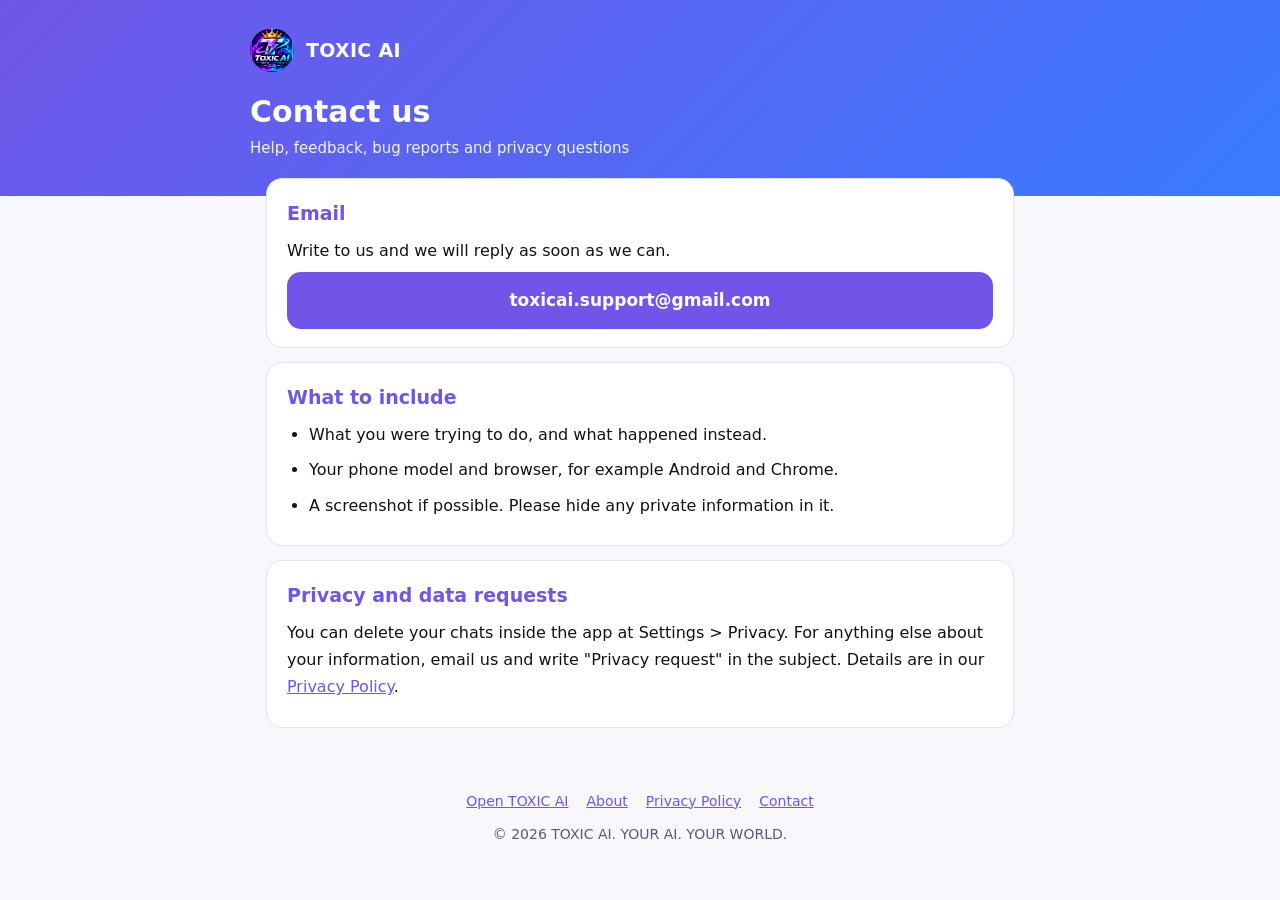
<file: contact.html>
<!DOCTYPE html>
<html lang="en">
<head>
<meta charset="utf-8">
<meta name="viewport" content="width=device-width, initial-scale=1">
<title>Contact | TOXIC AI</title>
<meta name="description" content="Contact TOXIC AI for help, feedback, bug reports or privacy questions.">
<link rel="icon" href="icon.png">
<style>
:root{--bg:#F7F7FC;--card:#FFFFFF;--text:#10111B;--muted:#585a76;--accent:#7055E8;--line:#E3E1F5;--chip:#EFEBFF}
@media (prefers-color-scheme:dark){:root{--bg:#10111B;--card:#181A2A;--text:#F7F7FC;--muted:#AEB0CB;--accent:#C7B8FF;--line:#2A2D45;--chip:#23253B}}
*{box-sizing:border-box}
body{margin:0;background:var(--bg);color:var(--text);font-family:system-ui,-apple-system,"Segoe UI",Roboto,sans-serif;line-height:1.7;-webkit-text-size-adjust:100%}
header{background:linear-gradient(135deg,#7055E8 0%,#397BFF 100%);color:#fff;padding:28px 16px 34px}
.in{max-width:780px;margin:0 auto}
.brand{display:flex;align-items:center;gap:12px;text-decoration:none;color:#fff}
.brand img{width:44px;height:44px;border-radius:50%;background:#10111B}
.brand b{font-size:19px;letter-spacing:.3px}
header h1{font-size:30px;line-height:1.2;margin:22px 0 6px}
header p{margin:0;opacity:.92;font-size:15px}
main{max-width:780px;margin:-18px auto 0;padding:0 16px 40px}
.box{background:var(--card);border:1px solid var(--line);border-radius:16px;padding:18px 20px;margin-bottom:14px}
.box h2{font-size:19px;margin:0 0 8px;color:var(--accent)}
.box p,.box li{font-size:16px;margin:8px 0}
.box ul{padding-left:22px;margin:8px 0}
.mail{display:block;text-align:center;padding:14px;border-radius:14px;background:var(--accent);color:#fff;text-decoration:none;font-weight:600;font-size:17px;word-break:break-all}
@media (prefers-color-scheme:dark){.mail{color:#10111B}}
a{color:var(--accent)}
footer{max-width:780px;margin:0 auto;padding:8px 16px 44px;text-align:center;color:var(--muted);font-size:14px}
footer nav{display:flex;flex-wrap:wrap;gap:6px 18px;justify-content:center;margin-bottom:10px}
</style>
</head>
<body>
<header>
  <div class="in">
    <a class="brand" href="./"><img src="icon.png" alt="TOXIC AI logo"><b>TOXIC AI</b></a>
    <h1>Contact us</h1>
    <p>Help, feedback, bug reports and privacy questions</p>
  </div>
</header>

<main>
  <div class="box">
    <h2>Email</h2>
    <p>Write to us and we will reply as soon as we can.</p>
    <a class="mail" href="mailto:toxicai.support@gmail.com">toxicai.support@gmail.com</a>
  </div>

  <div class="box">
    <h2>What to include</h2>
    <ul>
      <li>What you were trying to do, and what happened instead.</li>
      <li>Your phone model and browser, for example Android and Chrome.</li>
      <li>A screenshot if possible. Please hide any private information in it.</li>
    </ul>
  </div>

  <div class="box">
    <h2>Privacy and data requests</h2>
    <p>You can delete your chats inside the app at Settings &gt; Privacy. For anything else about your information, email us and write "Privacy request" in the subject. Details are in our <a href="privacy.html">Privacy Policy</a>.</p>
  </div>
</main>

<footer>
  <nav>
    <a href="./">Open TOXIC AI</a>
    <a href="about.html">About</a>
    <a href="privacy.html">Privacy Policy</a>
    <a href="contact.html">Contact</a>
  </nav>
  <div>&copy; 2026 TOXIC AI. YOUR AI. YOUR WORLD.</div>
</footer>
</body>
</html>
</file>
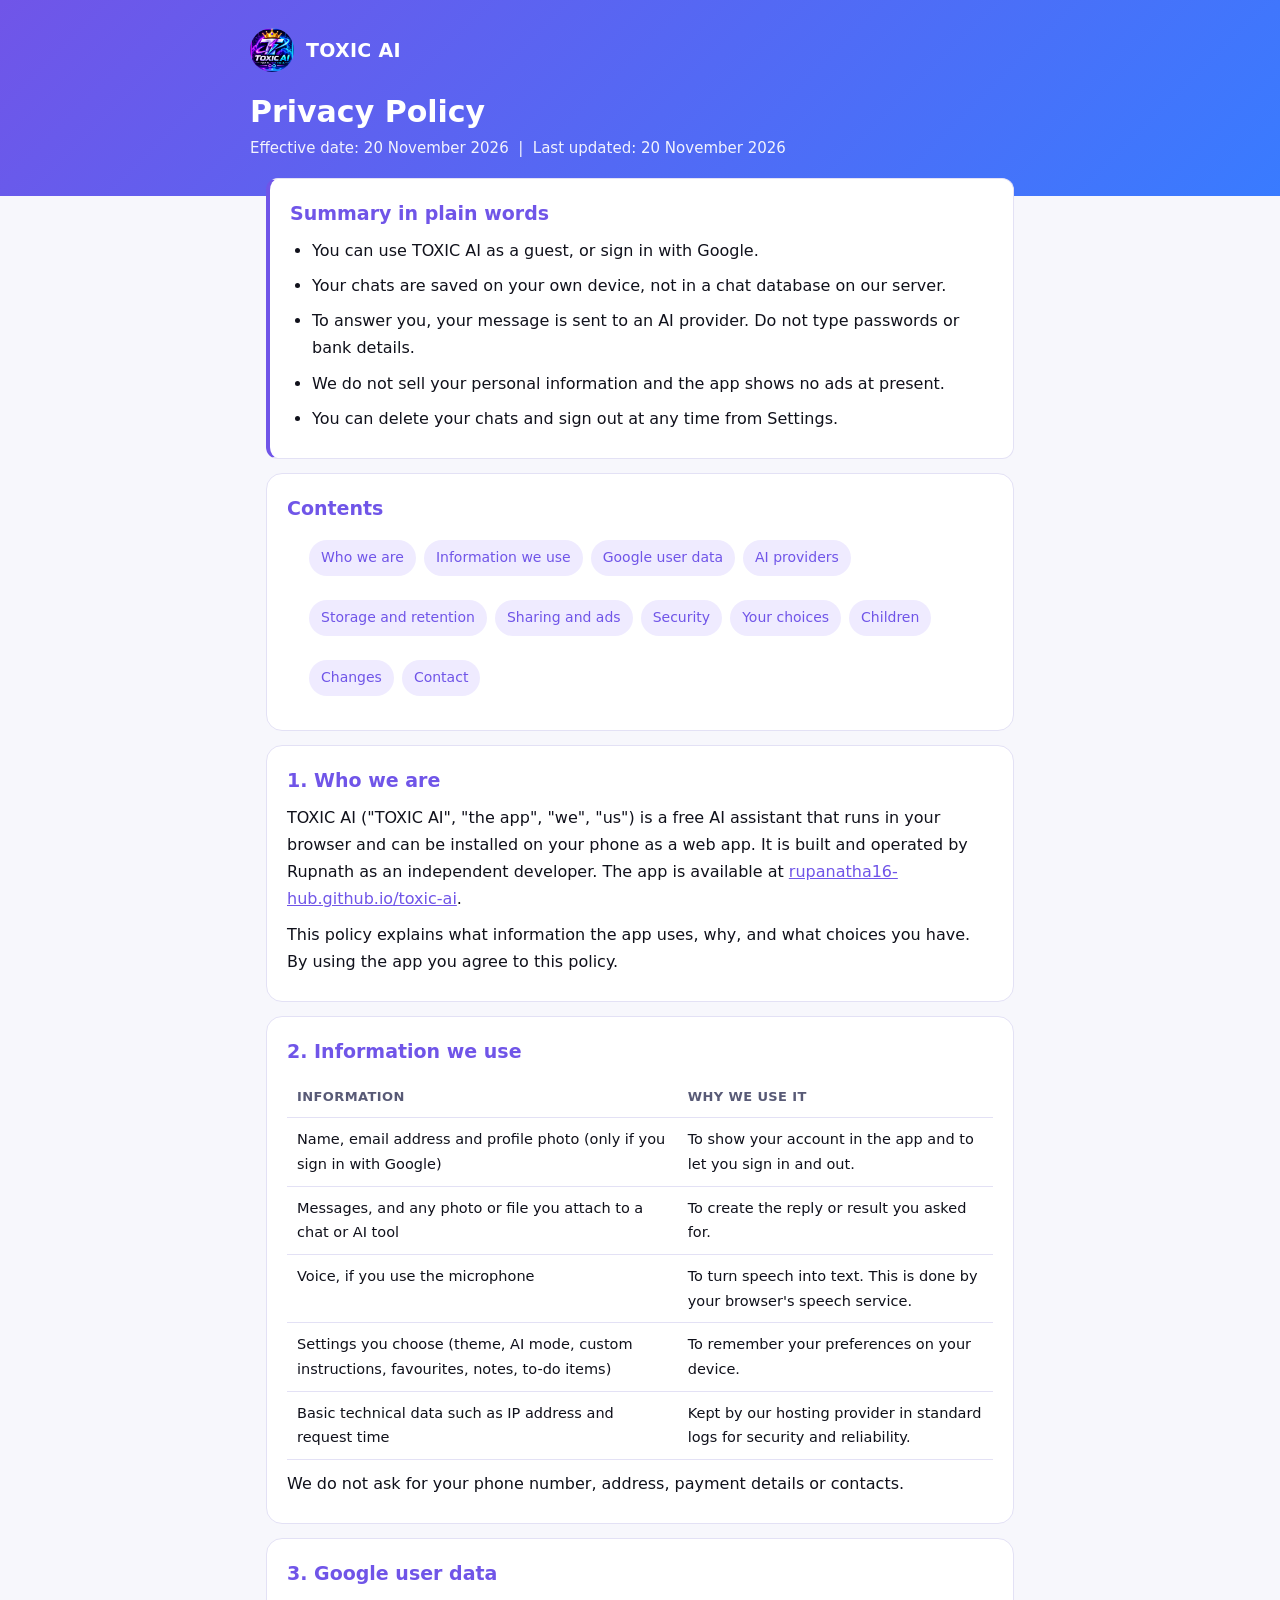
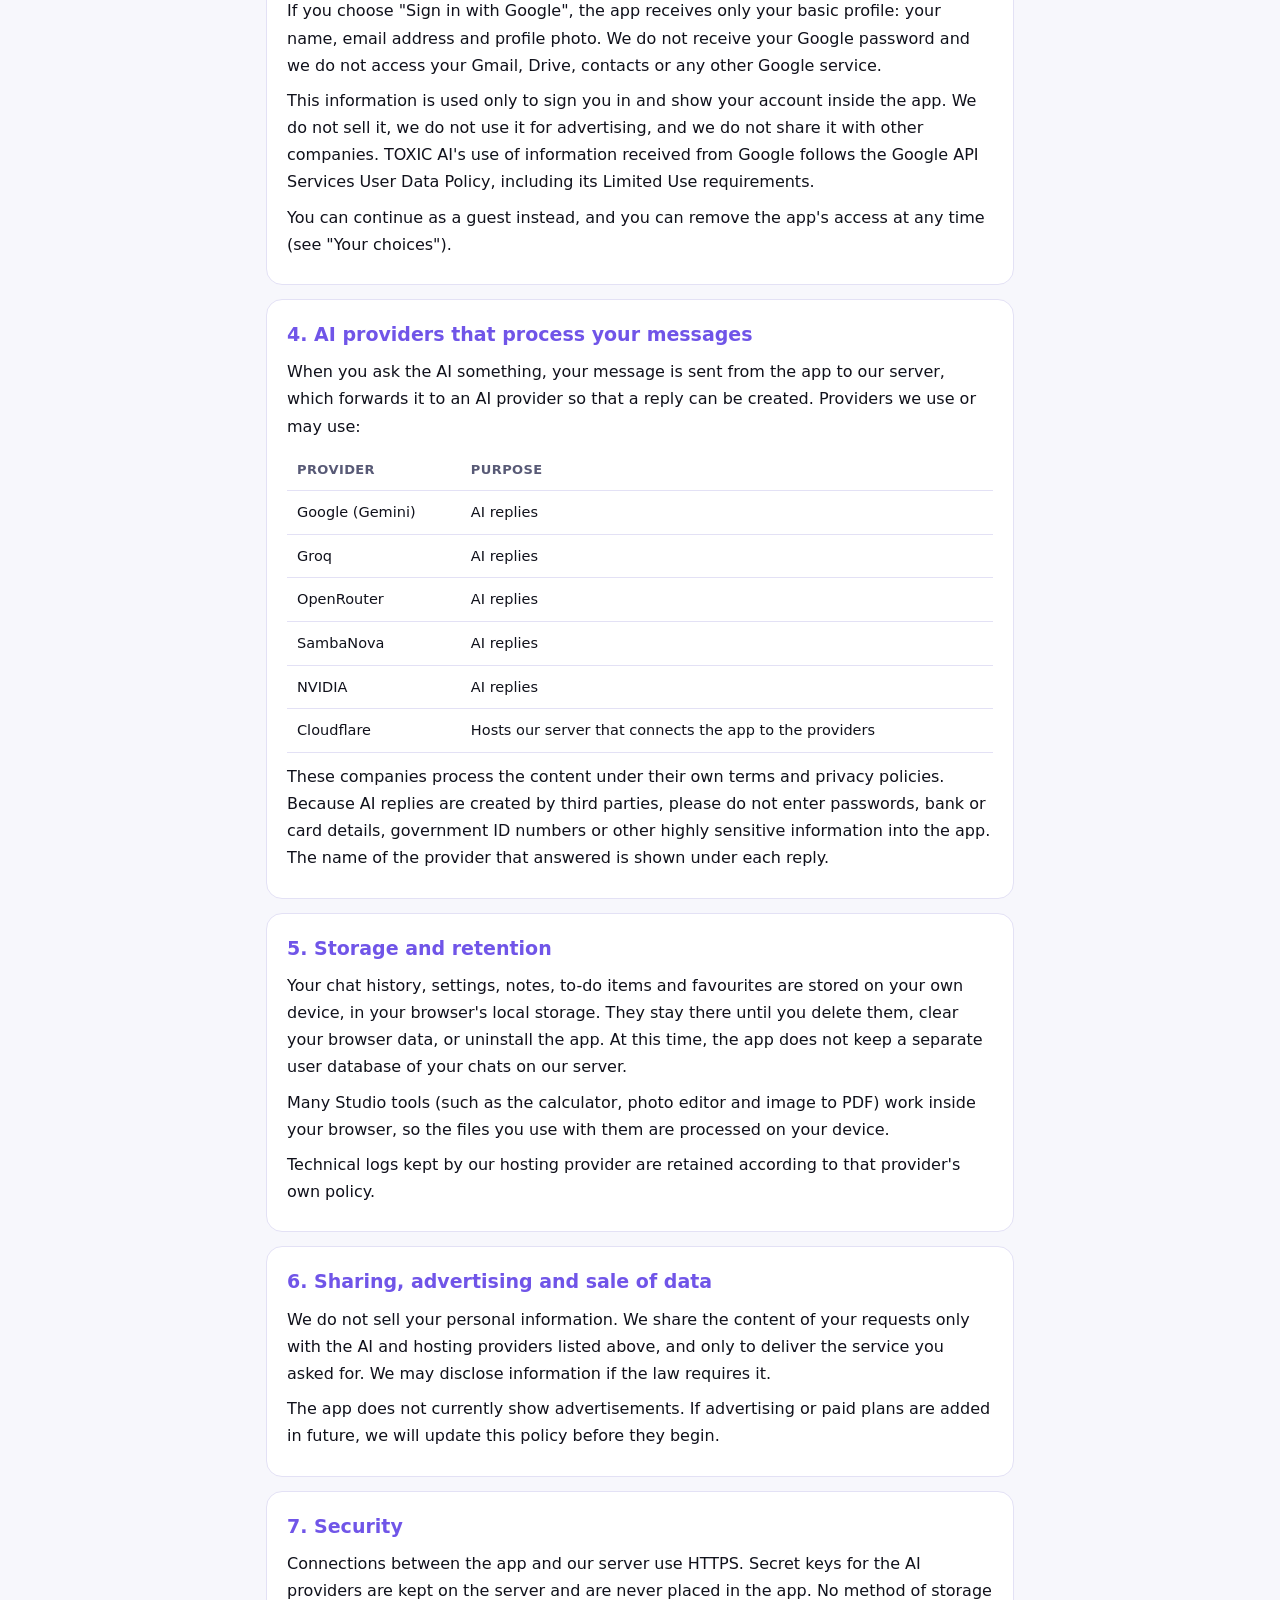
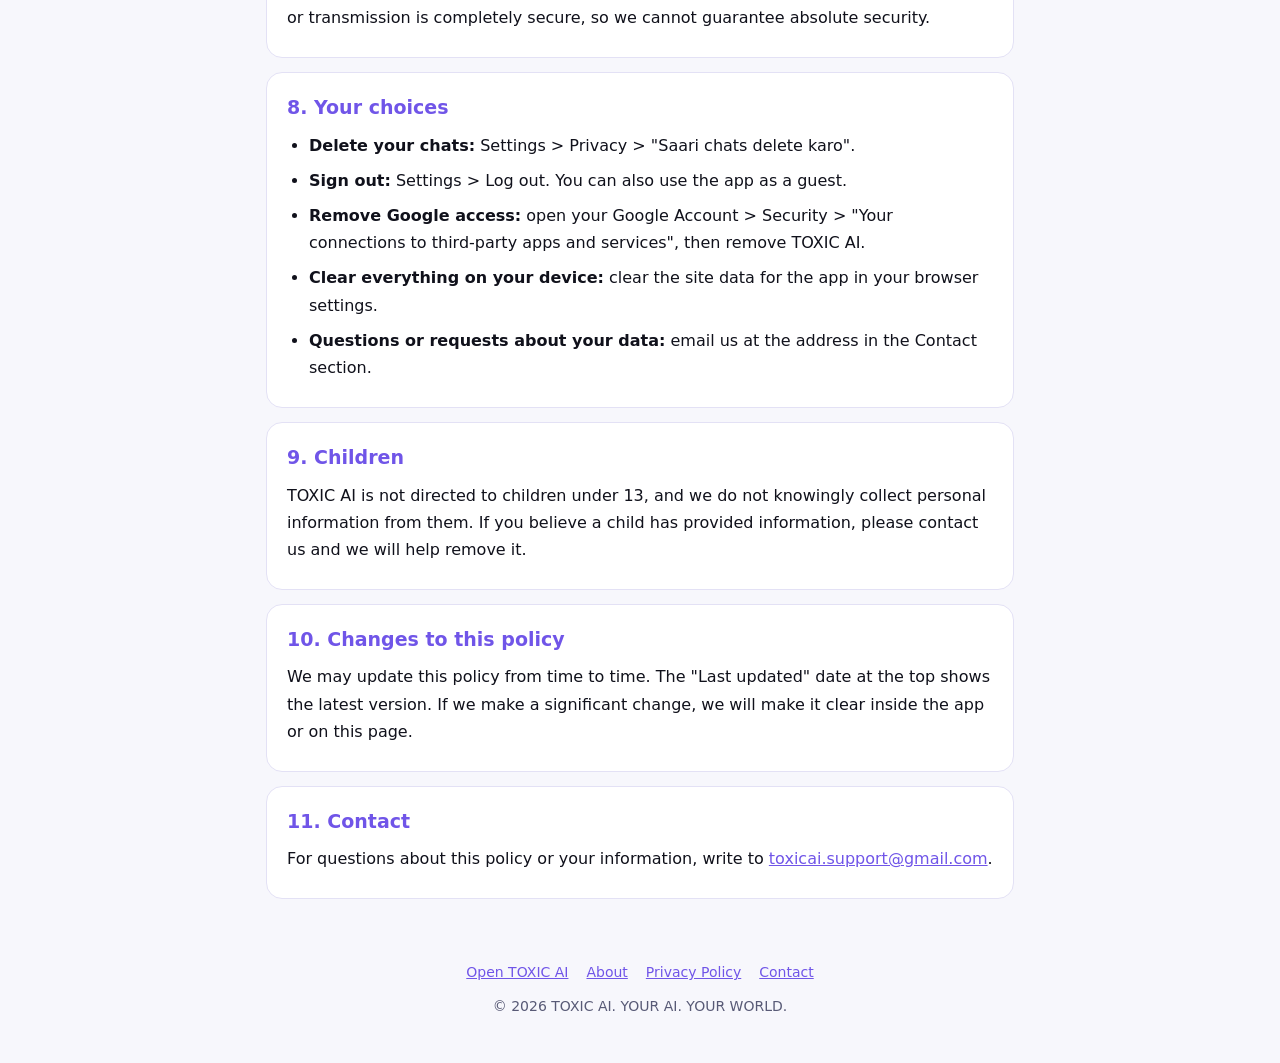
<file: privacy.html>
<!DOCTYPE html>
<html lang="en">
<head>
<meta charset="utf-8">
<meta name="viewport" content="width=device-width, initial-scale=1">
<title>Privacy Policy | TOXIC AI</title>
<meta name="description" content="TOXIC AI Privacy Policy: what information the app uses, why, who it is shared with, how long it is kept and the choices you have.">
<link rel="icon" href="icon.png">
<style>
:root{--bg:#F7F7FC;--card:#FFFFFF;--text:#10111B;--muted:#585a76;--accent:#7055E8;--blue:#397BFF;--line:#E3E1F5;--chip:#EFEBFF}
@media (prefers-color-scheme:dark){:root{--bg:#10111B;--card:#181A2A;--text:#F7F7FC;--muted:#AEB0CB;--accent:#C7B8FF;--blue:#29D9E8;--line:#2A2D45;--chip:#23253B}}
*{box-sizing:border-box}
html{scroll-behavior:smooth}
body{margin:0;background:var(--bg);color:var(--text);font-family:system-ui,-apple-system,"Segoe UI",Roboto,sans-serif;line-height:1.7;-webkit-text-size-adjust:100%}
header{background:linear-gradient(135deg,#7055E8 0%,#397BFF 100%);color:#fff;padding:28px 16px 34px}
.in{max-width:780px;margin:0 auto}
.brand{display:flex;align-items:center;gap:12px;text-decoration:none;color:#fff}
.brand img{width:44px;height:44px;border-radius:50%;background:#10111B}
.brand b{font-size:19px;letter-spacing:.3px}
header h1{font-size:30px;line-height:1.2;margin:22px 0 6px}
header p{margin:0;opacity:.92;font-size:15px}
main{max-width:780px;margin:-18px auto 0;padding:0 16px 40px}
.box{background:var(--card);border:1px solid var(--line);border-radius:16px;padding:18px 20px;margin-bottom:14px}
.box h2{font-size:19px;margin:0 0 8px;color:var(--accent)}
.box h3{font-size:16px;margin:16px 0 4px}
.box p,.box li{font-size:16px;margin:8px 0}
.box ul{padding-left:22px;margin:8px 0}
.sum{border-left:4px solid var(--accent);border-radius:12px}
.toc{display:flex;flex-wrap:wrap;gap:8px;padding:0;margin:0;list-style:none}
.toc a{display:block;padding:6px 12px;border-radius:999px;background:var(--chip);color:var(--accent);text-decoration:none;font-size:14px}
table{width:100%;border-collapse:collapse;font-size:14.5px;margin:10px 0}
th,td{text-align:left;padding:9px 10px;border-bottom:1px solid var(--line);vertical-align:top}
th{color:var(--muted);font-weight:600;font-size:13px;text-transform:uppercase;letter-spacing:.4px}
a{color:var(--accent)}
footer{max-width:780px;margin:0 auto;padding:8px 16px 44px;text-align:center;color:var(--muted);font-size:14px}
footer nav{display:flex;flex-wrap:wrap;gap:6px 18px;justify-content:center;margin-bottom:10px}
</style>
</head>
<body>
<header>
  <div class="in">
    <a class="brand" href="./"><img src="icon.png" alt="TOXIC AI logo"><b>TOXIC AI</b></a>
    <h1>Privacy Policy</h1>
    <p>Effective date: 20 November 2026 &nbsp;|&nbsp; Last updated: 20 November 2026</p>
  </div>
</header>

<main>
  <div class="box sum">
    <h2>Summary in plain words</h2>
    <ul>
      <li>You can use TOXIC AI as a guest, or sign in with Google.</li>
      <li>Your chats are saved on your own device, not in a chat database on our server.</li>
      <li>To answer you, your message is sent to an AI provider. Do not type passwords or bank details.</li>
      <li>We do not sell your personal information and the app shows no ads at present.</li>
      <li>You can delete your chats and sign out at any time from Settings.</li>
    </ul>
  </div>

  <div class="box">
    <h2>Contents</h2>
    <ul class="toc">
      <li><a href="#who">Who we are</a></li>
      <li><a href="#collect">Information we use</a></li>
      <li><a href="#google">Google user data</a></li>
      <li><a href="#ai">AI providers</a></li>
      <li><a href="#storage">Storage and retention</a></li>
      <li><a href="#sharing">Sharing and ads</a></li>
      <li><a href="#security">Security</a></li>
      <li><a href="#choices">Your choices</a></li>
      <li><a href="#children">Children</a></li>
      <li><a href="#changes">Changes</a></li>
      <li><a href="#contact">Contact</a></li>
    </ul>
  </div>

  <div class="box" id="who">
    <h2>1. Who we are</h2>
    <p>TOXIC AI ("TOXIC AI", "the app", "we", "us") is a free AI assistant that runs in your browser and can be installed on your phone as a web app. It is built and operated by Rupnath as an independent developer. The app is available at <a href="https://rupanatha16-hub.github.io/toxic-ai/">rupanatha16-hub.github.io/toxic-ai</a>.</p>
    <p>This policy explains what information the app uses, why, and what choices you have. By using the app you agree to this policy.</p>
  </div>

  <div class="box" id="collect">
    <h2>2. Information we use</h2>
    <table>
      <tr><th>Information</th><th>Why we use it</th></tr>
      <tr><td>Name, email address and profile photo (only if you sign in with Google)</td><td>To show your account in the app and to let you sign in and out.</td></tr>
      <tr><td>Messages, and any photo or file you attach to a chat or AI tool</td><td>To create the reply or result you asked for.</td></tr>
      <tr><td>Voice, if you use the microphone</td><td>To turn speech into text. This is done by your browser's speech service.</td></tr>
      <tr><td>Settings you choose (theme, AI mode, custom instructions, favourites, notes, to-do items)</td><td>To remember your preferences on your device.</td></tr>
      <tr><td>Basic technical data such as IP address and request time</td><td>Kept by our hosting provider in standard logs for security and reliability.</td></tr>
    </table>
    <p>We do not ask for your phone number, address, payment details or contacts.</p>
  </div>

  <div class="box" id="google">
    <h2>3. Google user data</h2>
    <p>If you choose "Sign in with Google", the app receives only your basic profile: your name, email address and profile photo. We do not receive your Google password and we do not access your Gmail, Drive, contacts or any other Google service.</p>
    <p>This information is used only to sign you in and show your account inside the app. We do not sell it, we do not use it for advertising, and we do not share it with other companies. TOXIC AI's use of information received from Google follows the Google API Services User Data Policy, including its Limited Use requirements.</p>
    <p>You can continue as a guest instead, and you can remove the app's access at any time (see "Your choices").</p>
  </div>

  <div class="box" id="ai">
    <h2>4. AI providers that process your messages</h2>
    <p>When you ask the AI something, your message is sent from the app to our server, which forwards it to an AI provider so that a reply can be created. Providers we use or may use:</p>
    <table>
      <tr><th>Provider</th><th>Purpose</th></tr>
      <tr><td>Google (Gemini)</td><td>AI replies</td></tr>
      <tr><td>Groq</td><td>AI replies</td></tr>
      <tr><td>OpenRouter</td><td>AI replies</td></tr>
      <tr><td>SambaNova</td><td>AI replies</td></tr>
      <tr><td>NVIDIA</td><td>AI replies</td></tr>
      <tr><td>Cloudflare</td><td>Hosts our server that connects the app to the providers</td></tr>
    </table>
    <p>These companies process the content under their own terms and privacy policies. Because AI replies are created by third parties, please do not enter passwords, bank or card details, government ID numbers or other highly sensitive information into the app. The name of the provider that answered is shown under each reply.</p>
  </div>

  <div class="box" id="storage">
    <h2>5. Storage and retention</h2>
    <p>Your chat history, settings, notes, to-do items and favourites are stored on your own device, in your browser's local storage. They stay there until you delete them, clear your browser data, or uninstall the app. At this time, the app does not keep a separate user database of your chats on our server.</p>
    <p>Many Studio tools (such as the calculator, photo editor and image to PDF) work inside your browser, so the files you use with them are processed on your device.</p>
    <p>Technical logs kept by our hosting provider are retained according to that provider's own policy.</p>
  </div>

  <div class="box" id="sharing">
    <h2>6. Sharing, advertising and sale of data</h2>
    <p>We do not sell your personal information. We share the content of your requests only with the AI and hosting providers listed above, and only to deliver the service you asked for. We may disclose information if the law requires it.</p>
    <p>The app does not currently show advertisements. If advertising or paid plans are added in future, we will update this policy before they begin.</p>
  </div>

  <div class="box" id="security">
    <h2>7. Security</h2>
    <p>Connections between the app and our server use HTTPS. Secret keys for the AI providers are kept on the server and are never placed in the app. No method of storage or transmission is completely secure, so we cannot guarantee absolute security.</p>
  </div>

  <div class="box" id="choices">
    <h2>8. Your choices</h2>
    <ul>
      <li><b>Delete your chats:</b> Settings &gt; Privacy &gt; "Saari chats delete karo".</li>
      <li><b>Sign out:</b> Settings &gt; Log out. You can also use the app as a guest.</li>
      <li><b>Remove Google access:</b> open your Google Account &gt; Security &gt; "Your connections to third-party apps and services", then remove TOXIC AI.</li>
      <li><b>Clear everything on your device:</b> clear the site data for the app in your browser settings.</li>
      <li><b>Questions or requests about your data:</b> email us at the address in the Contact section.</li>
    </ul>
  </div>

  <div class="box" id="children">
    <h2>9. Children</h2>
    <p>TOXIC AI is not directed to children under 13, and we do not knowingly collect personal information from them. If you believe a child has provided information, please contact us and we will help remove it.</p>
  </div>

  <div class="box" id="changes">
    <h2>10. Changes to this policy</h2>
    <p>We may update this policy from time to time. The "Last updated" date at the top shows the latest version. If we make a significant change, we will make it clear inside the app or on this page.</p>
  </div>

  <div class="box" id="contact">
    <h2>11. Contact</h2>
    <p>For questions about this policy or your information, write to <a href="mailto:toxicai.support@gmail.com">toxicai.support@gmail.com</a>.</p>
  </div>
</main>

<footer>
  <nav>
    <a href="./">Open TOXIC AI</a>
    <a href="about.html">About</a>
    <a href="privacy.html">Privacy Policy</a>
    <a href="contact.html">Contact</a>
  </nav>
  <div>&copy; 2026 TOXIC AI. YOUR AI. YOUR WORLD.</div>
</footer>
</body>
</html>
</file>
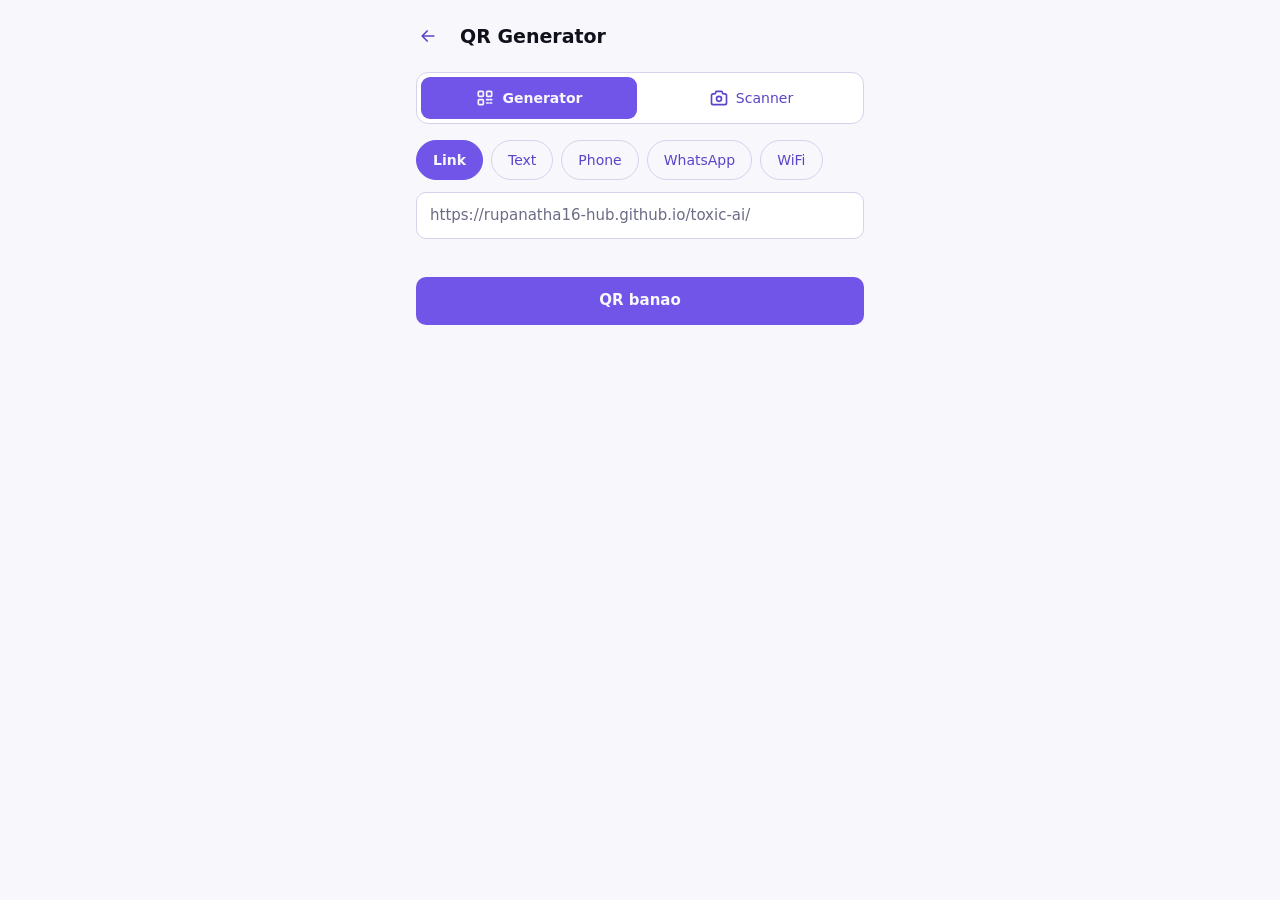
<file: qr.html>
<!DOCTYPE html>
<html lang="en">
<head>
<meta charset="utf-8">
<meta name="viewport" content="width=device-width, initial-scale=1, viewport-fit=cover">
<meta name="theme-color" content="#10111B">
<title>QR Tools - TOXIC AI</title>
<link rel="icon" href="icon.png">
<style>
:root{--bg:#10111B;--card:#1b1c2c;--line:#3a3b55;--text:#F7F7FC;--sub:#C7B8FF;--mut:#8e8fa8;--pri:#7055E8;--blue:#397BFF;--cyan:#29D9E8;--err:#ff8a8a}
@media (prefers-color-scheme:light){:root{--bg:#F7F7FC;--card:#ffffff;--line:#d6d2ec;--text:#10111B;--sub:#5a45c9;--mut:#6b6c85;--cyan:#0b7f8a;--err:#c0262d}}
*{box-sizing:border-box}
html{-webkit-text-size-adjust:100%}
body{margin:0;background:var(--bg);color:var(--text);font-family:system-ui,-apple-system,"Segoe UI",Roboto,"Noto Sans Devanagari",sans-serif;font-size:15px;line-height:1.5;padding:env(safe-area-inset-top) 0 env(safe-area-inset-bottom)}
.wrap{max-width:480px;margin:0 auto;padding:14px 16px 32px}
.ic{width:20px;height:20px;fill:none;stroke:currentColor;stroke-width:2;stroke-linecap:round;stroke-linejoin:round;flex:none}
.top{display:flex;align-items:center;gap:10px;margin:0 0 14px}
.back{display:flex;align-items:center;justify-content:center;width:44px;height:44px;margin-left:-10px;color:var(--sub);border-radius:50%}
h1{font-size:19px;font-weight:600;margin:0}
.seg{display:flex;gap:6px;background:var(--card);border:1px solid var(--line);border-radius:12px;padding:4px;margin:0 0 16px}
.seg button{flex:1;display:flex;align-items:center;justify-content:center;gap:7px;min-height:42px;border:0;border-radius:9px;background:transparent;color:var(--sub);font:inherit;font-size:14px;cursor:pointer}
.seg button[aria-selected="true"]{background:var(--pri);color:#F7F7FC;font-weight:600}
.chips{display:flex;flex-wrap:wrap;gap:8px;margin:0 0 12px}
.chip{min-height:40px;padding:0 16px;border-radius:20px;border:1px solid var(--line);background:transparent;color:var(--sub);font:inherit;font-size:14px;cursor:pointer}
.chip[aria-pressed="true"]{background:var(--pri);border-color:var(--pri);color:#F7F7FC;font-weight:600}
input,textarea,select{width:100%;min-height:46px;background:var(--card);color:var(--text);border:1px solid var(--line);border-radius:10px;padding:11px 13px;font:inherit;font-size:15px;margin:0 0 10px}
textarea{min-height:92px;resize:vertical}
input::placeholder,textarea::placeholder{color:var(--mut)}
.hint{margin:-4px 0 10px;font-size:13px;color:var(--mut)}
.err{min-height:20px;margin:0 0 8px;font-size:13px;color:var(--err)}
.btn{display:flex;align-items:center;justify-content:center;gap:8px;width:100%;min-height:48px;border-radius:10px;border:0;background:var(--pri);color:#F7F7FC;font:inherit;font-weight:600;font-size:15px;cursor:pointer}
.ghost{background:transparent;border:1px solid var(--cyan);color:var(--cyan);font-weight:500;font-size:14px}
.row{display:flex;gap:8px;margin-top:10px}
.row .btn{flex:1}
.qrbox{background:#ffffff;border-radius:14px;padding:16px;display:flex;justify-content:center;margin:16px 0 0}
.qrbox canvas{width:100%;max-width:260px;height:auto;display:block}
.view{position:relative;height:230px;border-radius:14px;overflow:hidden;background:var(--card);border:1px solid var(--line);display:flex;align-items:center;justify-content:center;margin:0 0 10px}
.view video{position:absolute;inset:0;width:100%;height:100%;object-fit:cover;display:none}
.view.on video{display:block}
.frame{position:relative;width:150px;height:150px;color:var(--cyan)}
.frame svg{width:100%;height:100%;fill:none;stroke:currentColor;stroke-width:4;stroke-linecap:round}
.line{position:absolute;left:12px;right:12px;top:12px;height:2px;background:var(--pri);display:none}
.view.on .line{display:block;animation:sweep 2s ease-in-out infinite alternate}
@keyframes sweep{to{top:136px}}
@media (prefers-reduced-motion:reduce){.view.on .line{animation:none;top:75px}}
.msg{text-align:center;color:var(--sub);font-size:14px;margin:0 0 12px;min-height:21px}
.res{border:1px solid var(--line);border-radius:12px;padding:12px 14px;margin:14px 0 0;background:var(--card)}
.res small{display:block;color:var(--mut);font-size:12px;margin:0 0 4px}
.res p{margin:0 0 12px;word-break:break-all;white-space:pre-wrap;font-size:15px}
.res .row{margin-top:0}
.open{background:var(--blue);text-decoration:none}
[hidden]{display:none!important}
:focus-visible{outline:2px solid var(--cyan);outline-offset:2px}
.sr{position:absolute;width:1px;height:1px;overflow:hidden;clip:rect(0 0 0 0);white-space:nowrap}
</style>
</head>
<body>
<svg width="0" height="0" style="position:absolute" aria-hidden="true">
<defs>
<symbol id="i-back" viewBox="0 0 24 24"><path d="M5 12h14M5 12l6 6M5 12l6-6"/></symbol>
<symbol id="i-down" viewBox="0 0 24 24"><path d="M4 17v2a2 2 0 0 0 2 2h12a2 2 0 0 0 2-2v-2M7 11l5 5 5-5M12 4v12"/></symbol>
<symbol id="i-share" viewBox="0 0 24 24"><circle cx="6" cy="12" r="3"/><circle cx="18" cy="6" r="3"/><circle cx="18" cy="18" r="3"/><path d="M8.7 10.7l6.6-3.4M8.7 13.3l6.6 3.4"/></symbol>
<symbol id="i-copy" viewBox="0 0 24 24"><rect x="8" y="8" width="12" height="12" rx="2"/><path d="M16 8V6a2 2 0 0 0-2-2H6a2 2 0 0 0-2 2v8a2 2 0 0 0 2 2h2"/></symbol>
<symbol id="i-open" viewBox="0 0 24 24"><path d="M12 6H6a2 2 0 0 0-2 2v10a2 2 0 0 0 2 2h10a2 2 0 0 0 2-2v-6M11 13l9-9M15 4h5v5"/></symbol>
<symbol id="i-cam" viewBox="0 0 24 24"><path d="M5 7h1a2 2 0 0 0 2-2 1 1 0 0 1 1-1h6a1 1 0 0 1 1 1 2 2 0 0 0 2 2h1a2 2 0 0 1 2 2v9a2 2 0 0 1-2 2H5a2 2 0 0 1-2-2V9a2 2 0 0 1 2-2z"/><circle cx="12" cy="13" r="3"/></symbol>
<symbol id="i-photo" viewBox="0 0 24 24"><rect x="3" y="3" width="18" height="18" rx="3"/><path d="M15 8h.01M3 16l5-5c.9-.9 2.1-.9 3 0l5 5M14 14l1-1c.9-.9 2.1-.9 3 0l3 3"/></symbol>
<symbol id="i-qr" viewBox="0 0 24 24"><rect x="4" y="4" width="6" height="6" rx="1"/><rect x="14" y="4" width="6" height="6" rx="1"/><rect x="4" y="14" width="6" height="6" rx="1"/><path d="M14 14h2M18 14h2M14 18h2M18 18h2"/></symbol>
<symbol id="i-redo" viewBox="0 0 24 24"><path d="M20 11A8 8 0 0 0 5.6 7M4 5v4h4M4 13a8 8 0 0 0 14.4 4M20 19v-4h-4"/></symbol>
</defs>
</svg>

<div class="wrap">
<header class="top">
<a class="back" href="./" aria-label="App par wapas jao"><svg class="ic"><use href="#i-back"/></svg></a>
<h1 id="ttl">QR Generator</h1>
</header>

<div class="seg" role="tablist" aria-label="QR tools">
<button id="tab-gen" role="tab" aria-selected="true" aria-controls="gen"><svg class="ic"><use href="#i-qr"/></svg>Generator</button>
<button id="tab-scan" role="tab" aria-selected="false" aria-controls="scan"><svg class="ic"><use href="#i-cam"/></svg>Scanner</button>
</div>

<section id="gen" role="tabpanel" aria-labelledby="tab-gen">
<div class="chips" role="group" aria-label="QR ka prakar">
<button class="chip" data-t="link" aria-pressed="true">Link</button>
<button class="chip" data-t="text" aria-pressed="false">Text</button>
<button class="chip" data-t="phone" aria-pressed="false">Phone</button>
<button class="chip" data-t="whatsapp" aria-pressed="false">WhatsApp</button>
<button class="chip" data-t="wifi" aria-pressed="false">WiFi</button>
</div>
<div id="g-main"><label class="sr" for="f-main">Likho</label><input id="f-main" type="url" inputmode="url" autocomplete="off" autocapitalize="off" spellcheck="false" placeholder="https://rupanatha16-hub.github.io/toxic-ai/"></div>
<div id="g-text" hidden><label class="sr" for="f-text">Text</label><textarea id="f-text" placeholder="Kuch bhi likho"></textarea></div>
<div id="g-wifi" hidden>
<label class="sr" for="f-ssid">WiFi ka naam</label><input id="f-ssid" type="text" autocomplete="off" autocapitalize="off" placeholder="WiFi ka naam">
<label class="sr" for="f-pass">WiFi ka password</label><input id="f-pass" type="text" autocomplete="off" autocapitalize="off" placeholder="Password">
<label class="sr" for="f-sec">Suraksha ka prakar</label><select id="f-sec"><option value="WPA">WPA / WPA2</option><option value="WEP">WEP</option><option value="nopass">Bina password</option></select>
</div>
<p class="hint" id="hint" hidden></p>
<p class="err" id="err" role="alert"></p>
<button class="btn" id="make" type="button">QR banao</button>
<div id="out" hidden>
<div class="qrbox"><canvas id="cvs" role="img" aria-label="Bana hua QR code"></canvas></div>
<div class="row">
<button class="btn ghost" id="save" type="button"><svg class="ic"><use href="#i-down"/></svg>Save image</button>
<button class="btn ghost" id="shr" type="button"><svg class="ic"><use href="#i-share"/></svg>Share</button>
</div>
<p class="msg" id="gmsg" aria-live="polite" style="margin-top:10px"></p>
</div>
</section>

<section id="scan" role="tabpanel" aria-labelledby="tab-scan" hidden>
<div class="view" id="view">
<video id="vid" playsinline muted></video>
<div class="frame"><svg viewBox="0 0 150 150" aria-hidden="true"><path d="M4 38V10a6 6 0 0 1 6-6h28"/><path d="M112 4h28a6 6 0 0 1 6 6v28"/><path d="M146 112v28a6 6 0 0 1-6 6h-28"/><path d="M38 146H10a6 6 0 0 1-6-6v-28"/></svg><div class="line"></div></div>
</div>
<p class="msg" id="smsg" aria-live="polite">Camera ko QR par rakho</p>
<div class="row" style="margin-top:0">
<button class="btn ghost" id="cam" type="button"><svg class="ic"><use href="#i-cam"/></svg>Camera shuru karo</button>
<button class="btn ghost" id="gal" type="button"><svg class="ic"><use href="#i-photo"/></svg>Gallery se chuno</button>
</div>
<input id="file" type="file" accept="image/*" hidden>
<div class="res" id="res" hidden>
<small>Result</small>
<p id="rtxt"></p>
<div class="row">
<a class="btn open" id="ropen" href="#" target="_blank" rel="noopener noreferrer" hidden><svg class="ic"><use href="#i-open"/></svg>Open</a>
<button class="btn ghost" id="rcopy" type="button"><svg class="ic"><use href="#i-copy"/></svg>Copy</button>
</div>
<div class="row"><button class="btn ghost" id="again" type="button"><svg class="ic"><use href="#i-redo"/></svg>Dobara scan karo</button></div>
</div>
</section>
</div>

<script>
var QR=(function(){
var ECC=[0,10,16,26,18,24,16,18,22,22,26,30,22,22,24,24,28,28,26,26,26,26,28,28,28,28,28,28,28,28,28,28,28,28,28,28,28,28,28,28,28];
var BLK=[0,1,1,1,2,2,4,4,4,5,5,5,8,9,9,10,10,11,13,14,16,17,17,18,20,21,23,25,26,28,29,31,33,35,37,38,40,43,45,47,49];
function raw(v){var r=(16*v+128)*v+64;if(v>=2){var n=Math.floor(v/7)+2;r-=(25*n-10)*n-55;if(v>=7)r-=36;}return r;}
function dcw(v){return Math.floor(raw(v)/8)-ECC[v]*BLK[v];}
function mul(x,y){var z=0;for(var i=7;i>=0;i--){z=(z<<1)^((z>>>7)*0x11D);z^=((y>>>i)&1)*x;}return z;}
function divisor(d){var r=[],i,j,root=1;for(i=0;i<d;i++)r.push(0);r[d-1]=1;for(i=0;i<d;i++){for(j=0;j<d;j++){r[j]=mul(r[j],root);if(j+1<d)r[j]^=r[j+1];}root=mul(root,2);}return r;}
function rem(data,div){var r=div.map(function(){return 0;});data.forEach(function(b){var f=b^r.shift();r.push(0);div.forEach(function(c,i){r[i]^=mul(c,f);});});return r;}
function make(text){
var bytes=Array.from(new TextEncoder().encode(text)),ver,cap,i,j,k;
for(ver=1;;ver++){cap=dcw(ver)*8;if(4+(ver<=9?8:16)+bytes.length*8<=cap)break;if(ver>=40)throw new Error('long');}
var bits=[];
function put(v,n){for(var k=n-1;k>=0;k--)bits.push((v>>>k)&1);}
put(4,4);put(bytes.length,ver<=9?8:16);bytes.forEach(function(b){put(b,8);});
put(0,Math.min(4,cap-bits.length));put(0,(8-bits.length%8)%8);
for(var pad=0xEC;bits.length<cap;pad^=0xEC^0x11)put(pad,8);
var data=[];for(i=0;i<bits.length;i+=8){var b=0;for(j=0;j<8;j++)b=(b<<1)|bits[i+j];data.push(b);}
var nb=BLK[ver],el=ECC[ver],rw=Math.floor(raw(ver)/8),sn=nb-rw%nb,sl=Math.floor(rw/nb),blocks=[],dv=divisor(el);
for(i=0,k=0;i<nb;i++){var dat=data.slice(k,k+sl-el+(i<sn?0:1));var k2=dat.length;var ecc=rem(dat,dv);if(i<sn)dat.push(0);blocks.push(dat.concat(ecc));k+=k2;}
var all=[];for(i=0;i<blocks[0].length;i++)blocks.forEach(function(bl,jj){if(i!=sl-el||jj>=sn)all.push(bl[i]);});
var size=ver*4+17,m=[],fn=[];
for(i=0;i<size;i++){m.push(new Array(size).fill(false));fn.push(new Array(size).fill(false));}
function set(x,y,d){m[y][x]=d;fn[y][x]=true;}
function finder(x,y){for(var dy=-4;dy<=4;dy++)for(var dx=-4;dx<=4;dx++){var d=Math.max(Math.abs(dx),Math.abs(dy)),xx=x+dx,yy=y+dy;if(xx>=0&&xx<size&&yy>=0&&yy<size)set(xx,yy,d!=2&&d!=4);}}
function align(x,y){for(var dy=-2;dy<=2;dy++)for(var dx=-2;dx<=2;dx++)set(x+dx,y+dy,Math.max(Math.abs(dx),Math.abs(dy))!=1);}
function fmt(mask){var d=mask,r=d,x;for(x=0;x<10;x++)r=(r<<1)^((r>>>9)*0x537);var bb=((d<<10)|r)^0x5412;
function g(n){return((bb>>>n)&1)!=0;}
for(x=0;x<=5;x++)set(8,x,g(x));set(8,7,g(6));set(8,8,g(7));set(7,8,g(8));for(x=9;x<15;x++)set(14-x,8,g(x));
for(x=0;x<8;x++)set(size-1-x,8,g(x));for(x=8;x<15;x++)set(8,size-15+x,g(x));set(8,size-8,true);}
for(i=0;i<size;i++){set(6,i,i%2==0);set(i,6,i%2==0);}
finder(3,3);finder(size-4,3);finder(3,size-4);
var ap=[];
if(ver>1){var na=Math.floor(ver/7)+2,step=ver==32?26:Math.ceil((ver*4+4)/(na*2-2))*2;ap=[6];for(var p=size-7;ap.length<na;p-=step)ap.splice(1,0,p);}
for(i=0;i<ap.length;i++)for(j=0;j<ap.length;j++){if((i==0&&j==0)||(i==0&&j==ap.length-1)||(i==ap.length-1&&j==0))continue;align(ap[i],ap[j]);}
fmt(0);
if(ver>=7){var vr=ver;for(i=0;i<12;i++)vr=(vr<<1)^((vr>>>11)*0x1F25);var vb=(ver<<12)|vr;for(i=0;i<18;i++){var c=((vb>>>i)&1)!=0,a=size-11+i%3,bq=Math.floor(i/3);set(a,bq,c);set(bq,a,c);}}
var idx=0;
for(var right=size-1;right>=1;right-=2){if(right==6)right=5;for(var vert=0;vert<size;vert++)for(j=0;j<2;j++){var x2=right-j,up=((right+1)&2)==0,y2=up?size-1-vert:vert;if(!fn[y2][x2]&&idx<all.length*8){m[y2][x2]=((all[idx>>>3]>>>(7-(idx&7)))&1)!=0;idx++;}}}
function mk(mask){for(var y=0;y<size;y++)for(var x=0;x<size;x++){var inv;switch(mask){case 0:inv=(x+y)%2==0;break;case 1:inv=y%2==0;break;case 2:inv=x%3==0;break;case 3:inv=(x+y)%3==0;break;case 4:inv=(Math.floor(x/3)+Math.floor(y/2))%2==0;break;case 5:inv=x*y%2+x*y%3==0;break;case 6:inv=(x*y%2+x*y%3)%2==0;break;default:inv=((x+y)%2+x*y%3)%2==0;}if(inv&&!fn[y][x])m[y][x]=!m[y][x];}}
function pen(){var r=0,dark=0,t,a,bb2;
for(t=0;t<2;t++){for(a=0;a<size;a++){var run=1,w=[];for(bb2=0;bb2<size;bb2++){var cc=t?m[bb2][a]:m[a][bb2];w.push(cc?1:0);if(bb2>0&&cc==(t?m[bb2-1][a]:m[a][bb2-1])){run++;if(run==5)r+=3;else if(run>5)r++;}else run=1;}
for(bb2=0;bb2+11<=size;bb2++){var s=w.slice(bb2,bb2+11).join('');if(s=='10111010000'||s=='00001011101')r+=40;}}}
for(var y=0;y<size;y++)for(var x=0;x<size;x++){if(m[y][x])dark++;if(x<size-1&&y<size-1&&m[y][x]==m[y][x+1]&&m[y][x]==m[y+1][x]&&m[y][x]==m[y+1][x+1])r+=3;}
var tot=size*size;r+=(Math.ceil(Math.abs(dark*20-tot*10)/tot)-1)*10;return r;}
var best=0,bp=1e9;
for(i=0;i<8;i++){mk(i);fmt(i);var pp=pen();if(pp<bp){bp=pp;best=i;}mk(i);}
mk(best);fmt(best);
return{size:size,version:ver,get:function(x,y){return m[y][x];}};
}
return{make:make};
})();

</script>
<script>
(function(){
var $=function(i){return document.getElementById(i);};
var T='link',lastText='',stream=null,timer=null,busy=false,scanFn=null;
var CFG={
link:{ph:'https://rupanatha16-hub.github.io/toxic-ai/',type:'url',mode:'url',msg:'Pehle link likho.'},
phone:{ph:'+919876543210',type:'tel',mode:'tel',msg:'Sahi phone number likho.'},
whatsapp:{ph:'919876543210',type:'tel',mode:'tel',msg:'Desh ke code ke saath number likho, jaise 919876543210.',hint:'Desh ke code ke saath likho, bina + ke.'},
text:{msg:'Pehle kuch likho.'},
wifi:{msg:'WiFi ka naam likho.'}
};
function flash(el,txt,ms){el.textContent=txt;if(ms){setTimeout(function(){if(el.textContent===txt)el.textContent='';},ms);}}

/* tabs */
function tab(which){
var g=which==='gen';
$('gen').hidden=!g;$('scan').hidden=g;
$('tab-gen').setAttribute('aria-selected',g);$('tab-scan').setAttribute('aria-selected',!g);
$('ttl').textContent=g?'QR Generator':'QR Scanner';
if(g){stopCam();}else{startCam();}
}
$('tab-gen').onclick=function(){tab('gen');};
$('tab-scan').onclick=function(){tab('scan');};

/* generator */
var chips=document.querySelectorAll('.chip');
Array.prototype.forEach.call(chips,function(c){c.onclick=function(){setType(c.getAttribute('data-t'));};});
function setType(t){
T=t;
Array.prototype.forEach.call(chips,function(c){c.setAttribute('aria-pressed',c.getAttribute('data-t')===t);});
var cf=CFG[t];
$('g-main').hidden=(t==='text'||t==='wifi');
$('g-text').hidden=(t!=='text');
$('g-wifi').hidden=(t!=='wifi');
if(cf.ph){var f=$('f-main');f.placeholder=cf.ph;f.type=cf.type;f.setAttribute('inputmode',cf.mode);}
$('hint').hidden=!cf.hint;$('hint').textContent=cf.hint||'';
$('err').textContent='';$('out').hidden=true;
}
['f-main','f-text','f-ssid','f-pass'].forEach(function(id){$(id).addEventListener('input',function(){$('err').textContent='';});});
function wesc(s){return s.replace(/([\\;,:"])/g,'\\$1');}
function build(){
var v,d;
if(T==='text'){return $('f-text').value.trim();}
if(T==='wifi'){
var s=$('f-ssid').value.trim(),p=$('f-pass').value,sec=$('f-sec').value;
if(!s)return '';
if(sec!=='nopass'&&!p){$('err').textContent='WiFi ka password likho.';return null;}
return 'WIFI:T:'+sec+';S:'+wesc(s)+';'+(sec==='nopass'?'':'P:'+wesc(p)+';')+';';
}
v=$('f-main').value.trim();
if(!v)return '';
if(T==='link'){return /^[a-z][a-z0-9+.\-]*:/i.test(v)?v:'https://'+v;}
if(T==='phone'){d=v.replace(/[^\d+]/g,'');return d.replace(/\D/g,'').length<6?'':'tel:'+d;}
d=v.replace(/\D/g,'');return d.length<8?'':'https://wa.me/'+d;
}
function draw(q){
var qz=4,px=Math.max(4,Math.floor(640/(q.size+2*qz))),n=(q.size+2*qz)*px,c=$('cvs'),x=c.getContext('2d');
c.width=n;c.height=n;x.fillStyle='#ffffff';x.fillRect(0,0,n,n);x.fillStyle='#10111B';
for(var yy=0;yy<q.size;yy++)for(var xx=0;xx<q.size;xx++){if(q.get(xx,yy))x.fillRect((xx+qz)*px,(yy+qz)*px,px,px);}
}
$('make').onclick=function(){
$('err').textContent='';$('gmsg').textContent='';
var v=build();
if(v===null)return;
if(!v){$('err').textContent=CFG[T].msg;return;}
var q;
try{q=QR.make(v);}catch(e){$('err').textContent='Ye bahut lamba hai. Chhota karke dekho.';return;}
lastText=v;draw(q);$('out').hidden=false;
$('out').scrollIntoView({block:'nearest'});
};
function pngBlob(cb){$('cvs').toBlob(cb,'image/png');}
$('save').onclick=function(){
pngBlob(function(b){
if(!b){flash($('gmsg'),'Image nahi ban payi. Dobara try karo.',4000);return;}
var u=URL.createObjectURL(b),a=document.createElement('a');
a.href=u;a.download='toxic-ai-qr.png';document.body.appendChild(a);a.click();a.remove();
setTimeout(function(){URL.revokeObjectURL(u);},4000);
flash($('gmsg'),'Image save ho rahi hai.',3000);
});
};
$('shr').onclick=function(){
pngBlob(function(b){
if(!b)return;
var f=null;try{f=new File([b],'toxic-ai-qr.png',{type:'image/png'});}catch(e){}
if(f&&navigator.canShare&&navigator.canShare({files:[f]})){navigator.share({files:[f],title:'QR code'}).catch(function(){});}
else if(navigator.share){navigator.share({title:'QR code',text:lastText}).catch(function(){});}
else{flash($('gmsg'),'Is browser mein share nahi chalta. Save image dabao.',5000);}
});
};

/* scanner */
function getScanner(){
if(scanFn)return Promise.resolve(scanFn);
if('BarcodeDetector' in window){
var bd=new BarcodeDetector({formats:['qr_code']});
scanFn=function(src){return bd.detect(src).then(function(r){return r.length?r[0].rawValue:null;});};
return Promise.resolve(scanFn);
}
return new Promise(function(res,rej){
var s=document.createElement('script');
s.src='https://cdnjs.cloudflare.com/ajax/libs/jsQR/1.4.0/jsQR.min.js';
s.onload=function(){
var cv=document.createElement('canvas'),cx=cv.getContext('2d',{willReadFrequently:true});
scanFn=function(src){
var w=src.videoWidth||src.width,h=src.videoHeight||src.height;
if(!w||!h)return Promise.resolve(null);
cv.width=w;cv.height=h;cx.drawImage(src,0,0,w,h);
var r=window.jsQR(cx.getImageData(0,0,w,h).data,w,h);
return Promise.resolve(r?r.data:null);
};
res(scanFn);
};
s.onerror=function(){rej(new Error('noscan'));};
document.head.appendChild(s);
});
}
function stopCam(){
if(timer){clearInterval(timer);timer=null;}
if(stream){stream.getTracks().forEach(function(t){t.stop();});stream=null;}
$('vid').srcObject=null;$('view').classList.remove('on');
}
function showRes(t){
stopCam();
$('rtxt').textContent=t;
var a=$('ropen'),ok=/^(https?:\/\/|tel:|mailto:|sms:)/i.test(t);
a.hidden=!ok;if(ok)a.href=t;
$('res').hidden=false;
$('smsg').textContent='QR mil gaya';
if(navigator.vibrate){try{navigator.vibrate(60);}catch(e){}}
}
function startCam(){
stopCam();$('res').hidden=true;
if(!navigator.mediaDevices||!navigator.mediaDevices.getUserMedia){$('smsg').textContent='Is browser mein camera nahi khulta. Gallery se chuno.';return;}
$('smsg').textContent='Camera khul raha hai...';
navigator.mediaDevices.getUserMedia({video:{facingMode:{ideal:'environment'}},audio:false}).then(function(s){
stream=s;var v=$('vid');v.srcObject=s;v.play().catch(function(){});
$('view').classList.add('on');$('smsg').textContent='Camera ko QR par rakho';
return getScanner();
}).then(function(fn){
timer=setInterval(function(){
var v=$('vid');
if(busy||!stream||v.readyState<2)return;
busy=true;
fn(v).then(function(t){busy=false;if(t&&stream)showRes(t);}).catch(function(){busy=false;});
},250);
}).catch(function(e){
stopCam();
var n=e&&e.name;
$('smsg').textContent=(n==='NotAllowedError'||n==='SecurityError')?'Camera ki ijazat nahi mili. Browser settings mein camera allow karo.':(e&&e.message==='noscan')?'Scanner abhi load nahi hua. Internet check karo.':'Camera nahi khul paya. Gallery se chuno.';
});
}
$('cam').onclick=startCam;
$('again').onclick=startCam;
$('gal').onclick=function(){$('file').click();};
$('file').onchange=function(){
var f=this.files&&this.files[0];this.value='';
if(!f)return;
stopCam();$('res').hidden=true;$('smsg').textContent='Image padh raha hoon...';
var load=window.createImageBitmap?createImageBitmap(f):new Promise(function(res,rej){var i=new Image();i.onload=function(){res(i);};i.onerror=rej;i.src=URL.createObjectURL(f);});
Promise.all([load,getScanner()]).then(function(r){return r[1](r[0]);}).then(function(t){
if(t)showRes(t);else $('smsg').textContent='Is image mein QR nahi mila.';
}).catch(function(){$('smsg').textContent='Image nahi padh payi. Dusri image try karo.';});
};
$('rcopy').onclick=function(){
var t=$('rtxt').textContent,b=this;
function done(){var o=b.lastChild.textContent;b.lastChild.textContent='Copy ho gaya';setTimeout(function(){b.lastChild.textContent=o;},1500);}
if(navigator.clipboard&&navigator.clipboard.writeText){navigator.clipboard.writeText(t).then(done).catch(function(){});}
else{var a=document.createElement('textarea');a.value=t;document.body.appendChild(a);a.select();try{document.execCommand('copy');done();}catch(e){}a.remove();}
};
document.addEventListener('visibilitychange',function(){if(document.hidden)stopCam();});
window.addEventListener('pagehide',stopCam);
})();
</script>
</body>
</html>
</file>
<file: style.css>
:root{--bg:#10111B;--bg2:#181A2A;--card:#1D2033;--text:#F7F7FC;--muted:#A9ABC4;--primary:#7055E8;--blue:#397BFF;--cyan:#29D9E8;--lav:#C7B8FF;--border:rgba(199,184,255,.14);--grad:linear-gradient(135deg,#7055E8,#397BFF);--radius:20px}
[data-theme="light"]{--bg:#F7F7FC;--bg2:#ECEBF8;--card:#FFFFFF;--text:#10111B;--muted:#5E6080;--border:rgba(112,85,232,.18)}
*{box-sizing:border-box;-webkit-tap-highlight-color:transparent}
html,body{margin:0;height:100%;background:var(--bg);color:var(--text);font-family:system-ui,-apple-system,"Segoe UI",Roboto,"Noto Sans Devanagari",sans-serif}
body{overflow:hidden}
#app{max-width:560px;margin:0 auto;height:100dvh;display:flex;flex-direction:column;background:var(--bg)}
.screen{display:none;flex:1;flex-direction:column;min-height:0}
.screen.active{display:flex;animation:fade .25s ease}
@keyframes fade{from{opacity:0;transform:translateY(6px)}to{opacity:1;transform:none}}
.topbar{display:flex;align-items:center;gap:12px;padding:calc(env(safe-area-inset-top,0px) + 12px) 16px 12px}
.topbar h2{margin:0;font-size:20px;flex:1;min-width:0;white-space:nowrap;overflow:hidden;text-overflow:ellipsis}
.icon-btn{width:44px;height:44px;border-radius:14px;border:1px solid var(--border);background:var(--card);color:var(--text);font-size:20px;display:grid;place-items:center;cursor:pointer;flex-shrink:0;padding:0}
.menu-btn{border-radius:50%}
.body{flex:1;overflow-y:auto;padding:8px 16px 24px;min-height:0}
.card{background:var(--card);border:1px solid var(--border);border-radius:var(--radius);padding:16px;margin-bottom:14px}
.btn{border:1px solid var(--border);border-radius:16px;padding:14px 18px;font-size:16px;font-weight:600;color:var(--text);background:var(--card);cursor:pointer;min-height:48px;font-family:inherit}
.btn:active{transform:scale(.98)}
.btn-primary{background:var(--grad);color:#fff;border:0;box-shadow:0 8px 24px rgba(112,85,232,.35)}
.btn-block{width:100%}
.hero{text-align:center;padding:12px 0 18px}
.hero img{width:112px;height:112px;border-radius:50%;box-shadow:0 0 40px rgba(112,85,232,.55)}
.hero h1{margin:12px 0 4px;font-size:28px;background:var(--grad);-webkit-background-clip:text;background-clip:text;color:transparent}
.hero p{margin:0;color:var(--muted)}
.section-title{margin:18px 0 10px;font-size:15px;color:var(--lav);font-weight:600}
.grid{display:grid;grid-template-columns:repeat(2,1fr);gap:12px}
.tool{text-align:left;padding:14px;border-radius:18px;border:1px solid var(--border);background:var(--card);color:var(--text);cursor:pointer;font-family:inherit}
.tool .ico{font-size:26px;display:block;margin-bottom:6px}
.tool b{display:block;font-size:15px}
.tool small{color:var(--muted);font-size:12px}
.select,.input{width:100%;padding:14px;border-radius:16px;border:1px solid var(--border);background:var(--card);color:var(--text);font-size:16px;font-family:inherit}
.list-item{display:flex;align-items:center;gap:12px;padding:14px;border-radius:16px;background:var(--card);border:1px solid var(--border);margin-bottom:10px;cursor:pointer}
.list-item .meta{flex:1;min-width:0}
.list-item .title{font-weight:600;white-space:nowrap;overflow:hidden;text-overflow:ellipsis}
.list-item .sub{color:var(--muted);font-size:12px}
.empty{text-align:center;color:var(--muted);padding:32px 12px}
.chat{flex:1;overflow-y:auto;padding:12px 16px;display:flex;flex-direction:column;gap:12px;min-height:0}
.msg{display:flex;flex-direction:column;max-width:88%}
.msg.user{align-self:flex-end;align-items:flex-end}
.msg.ai{align-self:flex-start}
.bubble{padding:12px 14px;border-radius:18px;line-height:1.5;white-space:pre-wrap;overflow-wrap:anywhere}
.msg.user .bubble{background:var(--grad);color:#fff;border-bottom-right-radius:6px}
.msg.ai .bubble{background:var(--card);border:1px solid var(--border);border-bottom-left-radius:6px}
.msg-actions{display:flex;gap:6px;margin-top:6px}
.msg-actions button{border:1px solid var(--border);background:var(--card);color:var(--muted);border-radius:12px;padding:6px 10px;font-size:13px;cursor:pointer}
.typing{display:inline-flex;gap:5px;padding:14px}
.typing span{width:8px;height:8px;border-radius:50%;background:var(--lav);animation:bounce 1.2s infinite}
.typing span:nth-child(2){animation-delay:.15s}
.typing span:nth-child(3){animation-delay:.3s}
@keyframes bounce{0%,60%,100%{transform:translateY(0);opacity:.5}30%{transform:translateY(-6px);opacity:1}}
.composer{padding:8px 12px calc(env(safe-area-inset-bottom,0px) + 10px);background:var(--bg)}
.pill{display:flex;align-items:flex-end;gap:4px;background:var(--card);border:1px solid var(--border);border-radius:28px;padding:6px}
.pill textarea{flex:1;min-width:0;resize:none;max-height:120px;padding:10px 6px;border:0;outline:0;background:transparent;color:var(--text);font-size:16px;font-family:inherit}
.pill-btn{width:44px;height:44px;border-radius:50%;border:0;background:transparent;color:var(--text);display:grid;place-items:center;cursor:pointer;flex-shrink:0;padding:0}
.send{width:44px;height:44px;border-radius:50%;border:0;background:var(--grad);color:#fff;cursor:pointer;flex-shrink:0;display:grid;place-items:center;padding:0}
#splash{position:fixed;inset:0;z-index:50;display:grid;place-items:center;align-content:center;gap:18px;background:var(--bg);transition:opacity .5s}
#splash.hide{opacity:0;pointer-events:none}
#splash img{width:140px;height:140px;border-radius:50%;animation:breathe 2s infinite}
@keyframes breathe{50%{transform:scale(1.05)}}
.row{display:flex;align-items:center;justify-content:space-between;gap:12px;padding:12px 0;border-bottom:1px solid var(--border)}
.row:last-child{border:0}
.toggle{width:52px;height:30px;border-radius:15px;border:1px solid var(--border);background:var(--bg2);position:relative;cursor:pointer;flex-shrink:0}
.toggle::after{content:"";position:absolute;top:3px;left:3px;width:22px;height:22px;border-radius:50%;background:var(--muted);transition:.2s}
.toggle.on{background:var(--primary)}
.toggle.on::after{left:25px;background:#fff}
.toast{position:fixed;left:50%;bottom:96px;transform:translateX(-50%);background:var(--card);color:var(--text);border:1px solid var(--border);padding:10px 16px;border-radius:14px;z-index:60;font-size:14px}

#scrim{position:fixed;inset:0;background:rgba(0,0,0,.5);opacity:0;pointer-events:none;transition:opacity .25s;z-index:30}
#scrim.open{opacity:1;pointer-events:auto}
#drawer{position:fixed;top:0;bottom:0;left:0;width:min(84vw,340px);background:var(--bg2);border-right:1px solid var(--border);z-index:40;display:flex;flex-direction:column;padding:calc(env(safe-area-inset-top,0px) + 14px) 14px calc(env(safe-area-inset-bottom,0px) + 14px);transform:translateX(-102%);visibility:hidden;transition:transform .25s,visibility 0s .25s}
#drawer.open{transform:none;visibility:visible;transition:transform .25s}
.d-head{display:flex;align-items:center;gap:10px;margin-bottom:14px;font-size:20px}
.d-head img{width:36px;height:36px;border-radius:50%}
.d-nav{margin-top:8px}
.nav-btn{display:flex;align-items:center;gap:12px;width:100%;border:0;background:none;color:var(--text);font-size:16px;padding:12px;border-radius:14px;cursor:pointer;font-family:inherit;text-align:left}
.nav-btn .ico{display:grid;place-items:center}
.nav-btn.active{background:var(--card)}
.d-chats{flex:1;overflow-y:auto;min-height:0}
.d-chats .list-item{padding:9px 8px 9px 12px;gap:4px;margin-bottom:2px;border:0;background:transparent;border-radius:10px}
.d-chats .list-item:active{background:var(--card)}
.d-chats .list-item>span:first-child{display:none}
.d-chats .list-item .title{font-weight:400;font-size:15px}
.d-chats .list-item .sub{display:none}
.d-chats .list-item .icon-btn{width:30px!important;height:30px!important;font-size:13px!important;border:0;background:transparent;border-radius:8px;opacity:.55}
.d-chats .empty{padding:20px 8px;font-size:14px}
.d-foot{display:flex;align-items:center;justify-content:space-between;gap:10px;padding-top:12px}
.d-foot .btn{display:flex;align-items:center;gap:8px;flex:1;justify-content:center}
.d-foot .btn .ico{display:grid;place-items:center}
.icon-btn.nav-btn{width:48px;height:48px;padding:0;justify-content:center;border:1px solid var(--border);background:var(--card);border-radius:50%}
@media (prefers-reduced-motion:reduce){*{animation:none!important;transition:none!important}}

#sheetScrim{position:fixed;inset:0;background:rgba(0,0,0,.5);opacity:0;pointer-events:none;transition:opacity .25s;z-index:44}
#sheetScrim.open{opacity:1;pointer-events:auto}
#sheet{position:fixed;left:0;right:0;bottom:0;margin:0 auto;max-width:560px;background:var(--bg2);border-radius:28px 28px 0 0;border:1px solid var(--border);border-bottom:0;z-index:45;padding:10px 14px calc(env(safe-area-inset-bottom,0px) + 18px);transform:translateY(105%);visibility:hidden;transition:transform .25s,visibility 0s .25s}
#sheet.open{transform:none;visibility:visible;transition:transform .25s}
.sheet-grip{width:44px;height:5px;border-radius:3px;background:var(--border);margin:0 auto 8px}
.sheet-head{position:relative;display:flex;align-items:center;justify-content:center;min-height:48px;margin-bottom:12px;font-size:18px}
.sheet-x{position:absolute;left:0;top:2px;border:0;background:transparent;border-radius:50%}
.sheet-tiles{display:grid;grid-template-columns:repeat(3,minmax(0,1fr));gap:10px}
.sheet-tile{display:flex;flex-direction:column;align-items:center;gap:10px;padding:16px 6px;border:0;border-radius:20px;background:var(--card);color:var(--text);font-size:15px;font-family:inherit;cursor:pointer}
.sheet-tile:active{transform:scale(.98)}
.sheet-ico{width:56px;height:56px;border-radius:50%;background:var(--bg2);display:grid;place-items:center}

.d-chats .list-item .icon-btn{font-size:0!important;color:var(--text);opacity:.7}
.d-chats .list-item .icon-btn::before{content:"";display:block;width:18px;height:18px;background:currentColor;-webkit-mask:var(--ic) center/contain no-repeat;mask:var(--ic) center/contain no-repeat}
.d-chats .list-item .icon-btn[aria-label="Naam badlo"]{--ic:url("data:image/svg+xml,%3Csvg xmlns='http://www.w3.org/2000/svg' viewBox='0 0 24 24' fill='none' stroke='black' stroke-width='1.8' stroke-linecap='round' stroke-linejoin='round'%3E%3Cpath d='M4 20h4L19 9a2.8 2.8 0 0 0-4-4L4 16v4z'/%3E%3Cpath d='M13.5 6.5l4 4'/%3E%3C/svg%3E")}
.d-chats .list-item .icon-btn[aria-label="Delete karo"]{--ic:url("data:image/svg+xml,%3Csvg xmlns='http://www.w3.org/2000/svg' viewBox='0 0 24 24' fill='none' stroke='black' stroke-width='1.8' stroke-linecap='round' stroke-linejoin='round'%3E%3Cpath d='M4 7h16'/%3E%3Cpath d='M10 11v6'/%3E%3Cpath d='M14 11v6'/%3E%3Cpath d='M6 7l1 12a2 2 0 0 0 2 2h6a2 2 0 0 0 2-2l1-12'/%3E%3Cpath d='M9 7V4h6v3'/%3E%3C/svg%3E")}

.sheet-row{display:flex;align-items:center;gap:14px;width:100%;margin-top:10px;padding:10px 14px;border:0;border-radius:20px;background:var(--card);color:var(--text);font-size:16px;font-family:inherit;cursor:pointer;text-align:left}
.sheet-row .sheet-ico{width:44px;height:44px;flex-shrink:0}
.sheet-row .grow{flex:1}
.sheet-note{margin:12px 6px 0;font-size:12px;color:var(--muted)}
.img-strip{display:flex;gap:8px;padding:0 6px 8px;overflow-x:auto}
.img-strip[hidden]{display:none}
.img-chip{position:relative;width:60px;height:60px;border-radius:12px;overflow:hidden;flex-shrink:0;border:1px solid var(--border)}
.img-chip img{width:100%;height:100%;object-fit:cover;display:block}
.img-chip button{position:absolute;top:2px;right:2px;width:22px;height:22px;border-radius:50%;border:0;background:rgba(0,0,0,.65);color:#fff;font-size:15px;line-height:1;cursor:pointer;padding:0}
</file>
